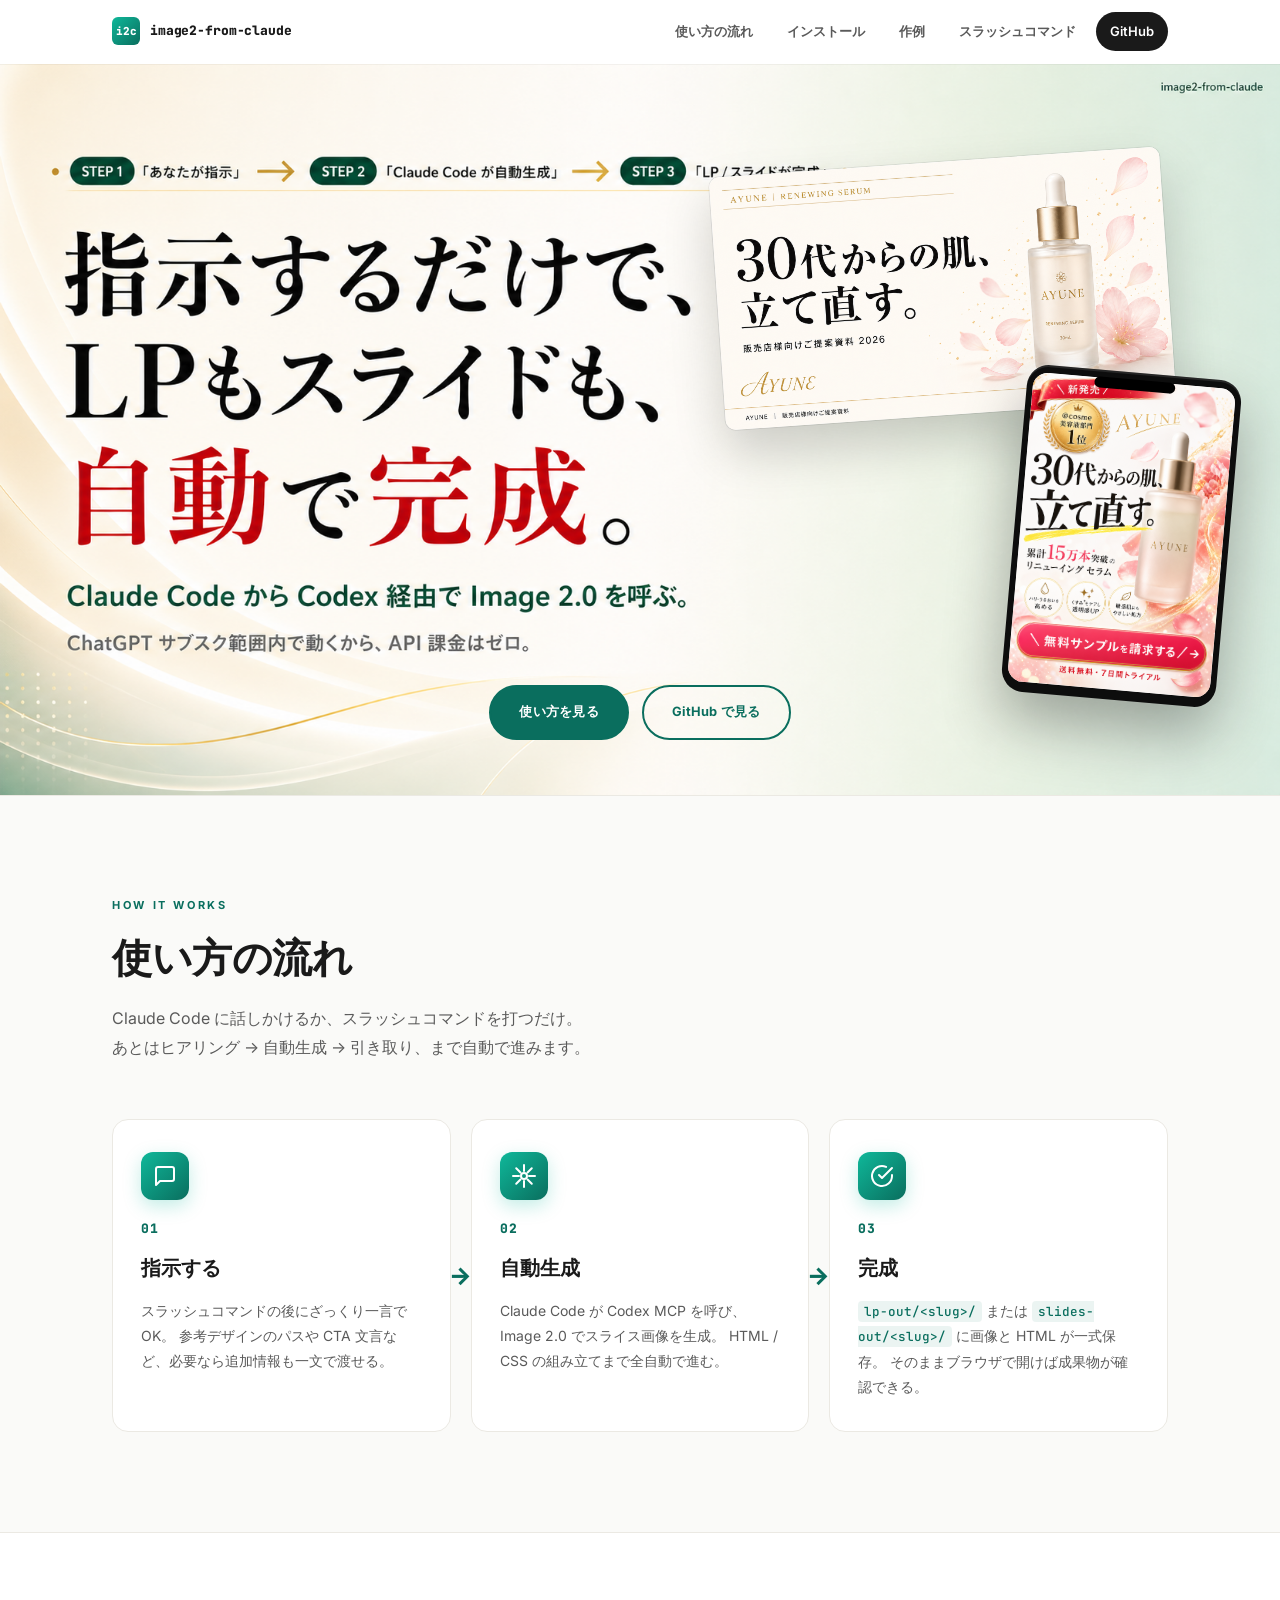
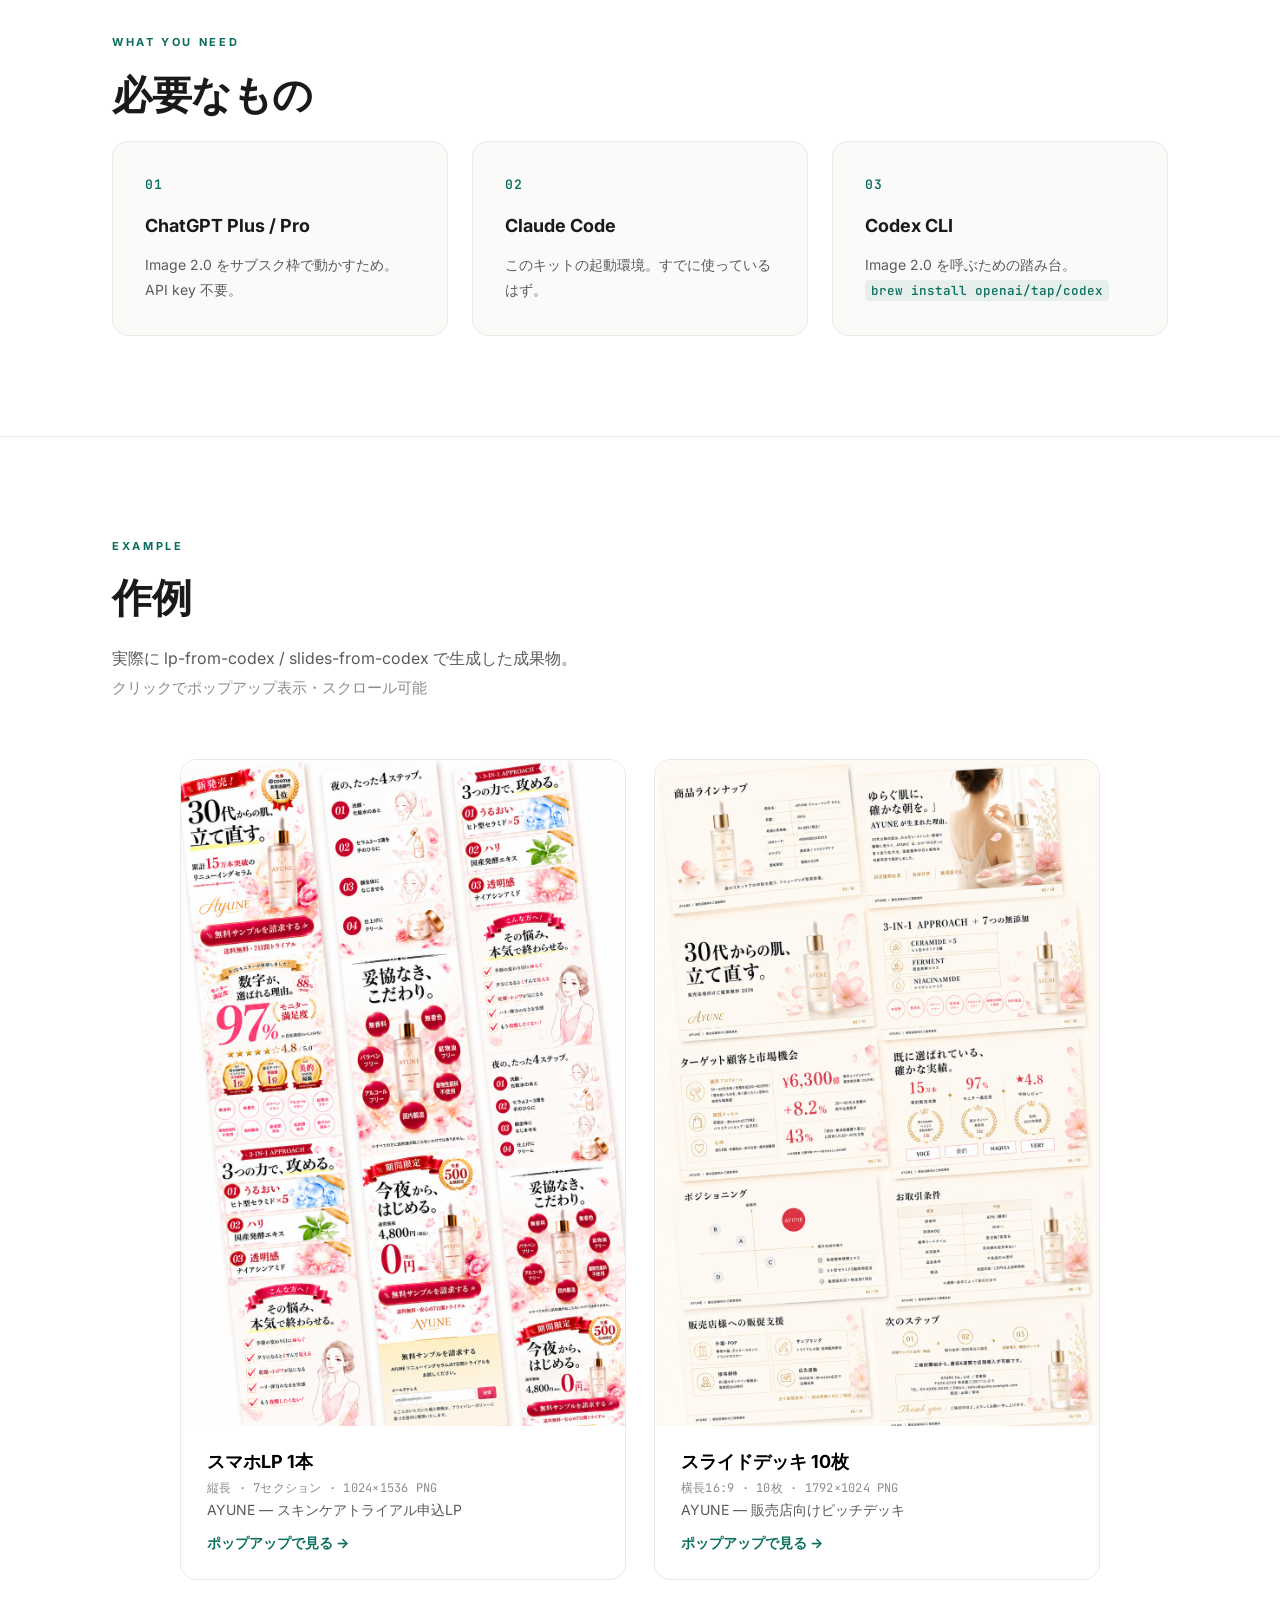
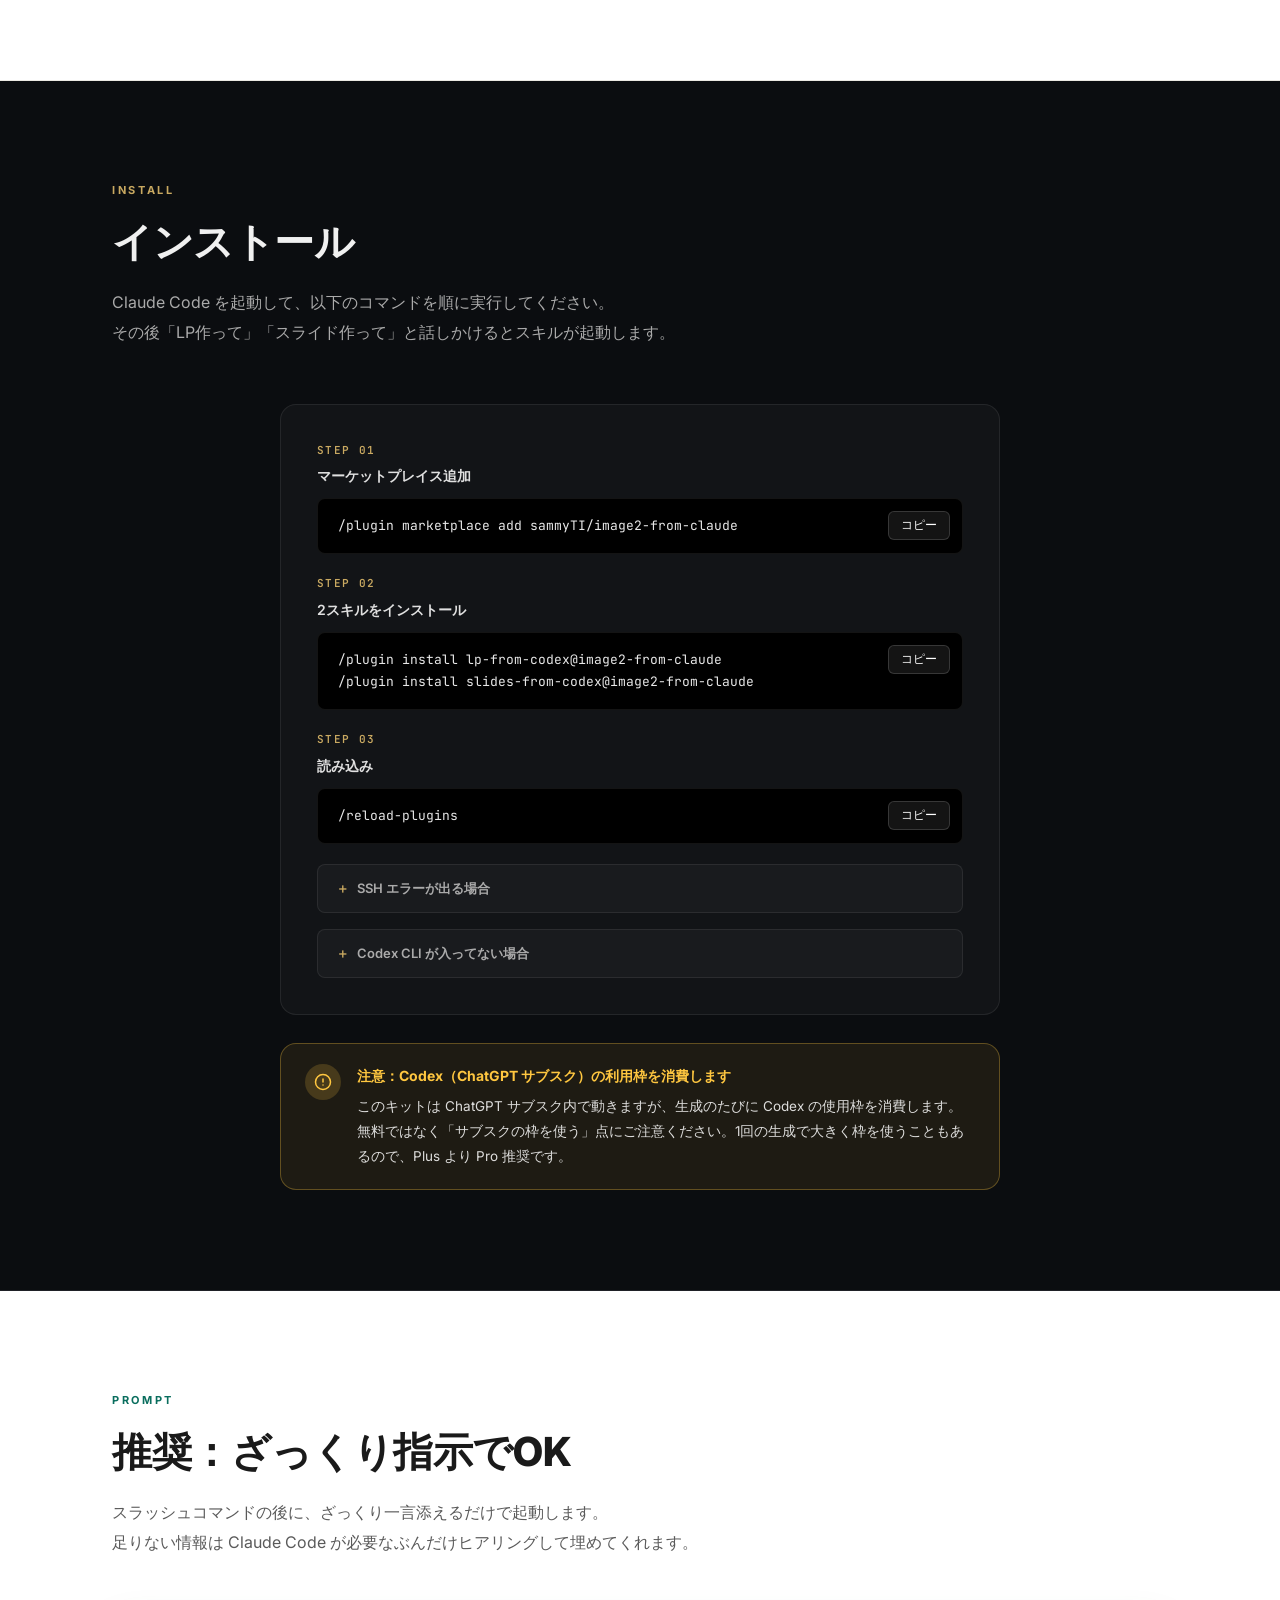
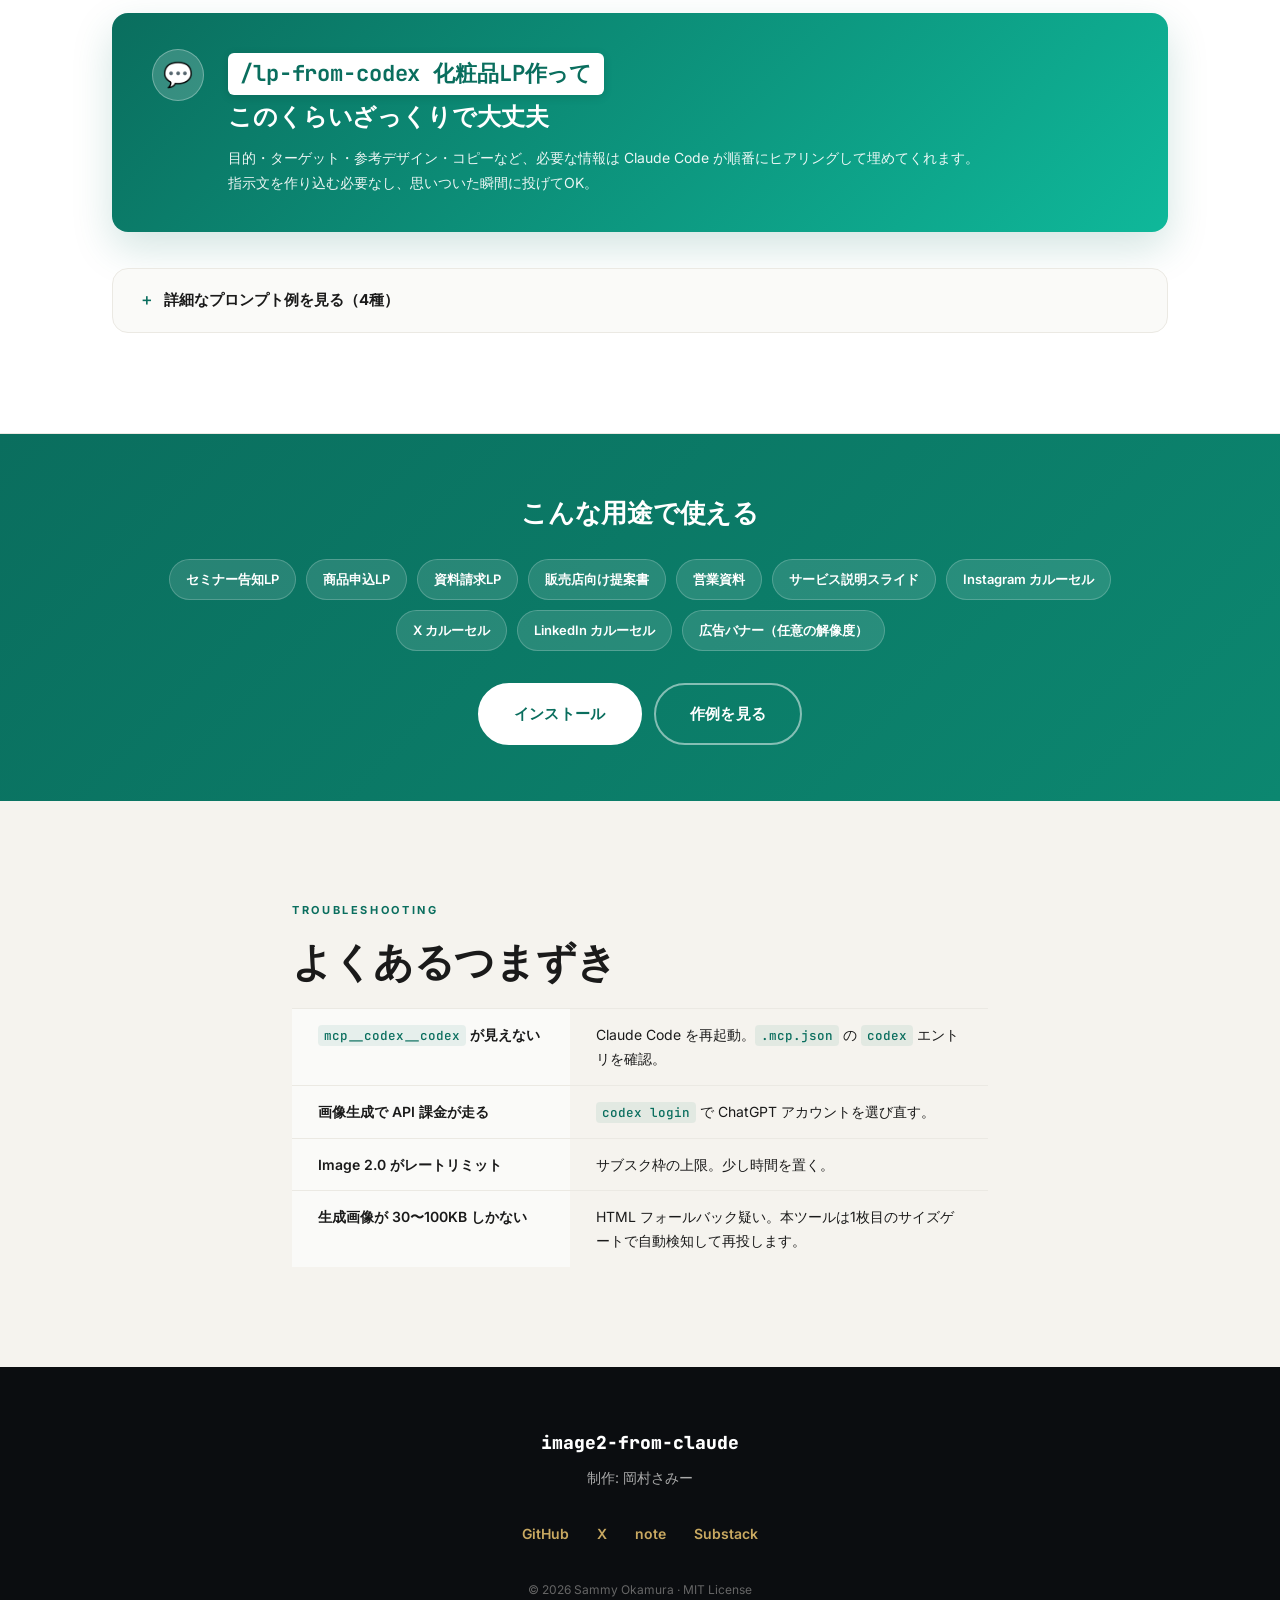
<file: site/index.html>
<!doctype html>
<html lang="ja">
<head>
  <meta charset="utf-8">
  <meta name="viewport" content="width=device-width, initial-scale=1">
  <meta name="robots" content="noindex,nofollow">
  <title>image2-from-claude — Claude Code から Codex 経由で Image 2.0</title>
  <meta name="description" content="指示するだけで、LPもスライドも、自動で完成。Claude Code から Codex 経由で Image 2.0 を呼ぶ、2スキル同梱の配布キット。">
  <link rel="canonical" href="https://monolog.studio/image2-from-claude/">

  <meta property="og:type" content="website">
  <meta property="og:site_name" content="image2-from-claude">
  <meta property="og:title" content="image2-from-claude — Claude Code から Codex 経由で Image 2.0">
  <meta property="og:description" content="指示するだけで、LPもスライドも、自動で完成。Claude Code から Codex 経由で Image 2.0 を呼ぶ、2スキル同梱の配布キット。">
  <meta property="og:url" content="https://monolog.studio/image2-from-claude/">
  <meta property="og:image" content="https://monolog.studio/image2-from-claude/assets/hero-pc.png">
  <meta property="og:image:width" content="1659">
  <meta property="og:image:height" content="948">
  <meta property="og:image:alt" content="指示するだけで、LPもスライドも、自動で完成。Claude Code から Codex 経由で Image 2.0">
  <meta property="og:locale" content="ja_JP">

  <meta name="twitter:card" content="summary_large_image">
  <meta name="twitter:title" content="image2-from-claude — Claude Code から Codex 経由で Image 2.0">
  <meta name="twitter:description" content="指示するだけで、LPもスライドも、自動で完成。">
  <meta name="twitter:image" content="https://monolog.studio/image2-from-claude/assets/hero-pc.png">
  <meta name="twitter:site" content="@sammyTI">
  <meta name="twitter:creator" content="@sammyTI">
  <link rel="preconnect" href="https://fonts.googleapis.com">
  <link rel="preconnect" href="https://fonts.gstatic.com" crossorigin>
  <link href="https://fonts.googleapis.com/css2?family=Inter:wght@400;500;600;700;800&family=JetBrains+Mono:wght@400;500&family=Noto+Serif+JP:wght@700;900&display=swap" rel="stylesheet">
  <link rel="stylesheet" href="./style.css">
</head>
<body>

<!-- ─── NAV ──────────────────────────────────── -->
<nav class="nav">
  <div class="wrap nav__inner">
    <a href="#top" class="nav__brand">
      <span class="nav__brand-mark">i2c</span>
      <span class="nav__brand-name">image2-from-claude</span>
    </a>
    <ul class="nav__menu">
      <li class="nav__menu--collapse"><a href="#flow">使い方の流れ</a></li>
      <li><a href="#install">インストール</a></li>
      <li><a href="#example">作例</a></li>
      <li class="nav__menu--collapse"><a href="#prompt">スラッシュコマンド</a></li>
      <li><a href="https://github.com/sammyTI/image2-from-claude" target="_blank" rel="noopener" class="nav__menu-link--gh">GitHub</a></li>
    </ul>
  </div>
</nav>

<a id="top"></a>

<!-- ─── HERO (Image-based + 右側に実画像のスマホ&スライド) ─── -->
<header class="hero">
  <img src="./assets/hero-pc.png" alt="Claude Code から指示するだけで、LP もスライドも自動生成。ChatGPT サブスク内で動くから API 課金ゼロ。" class="hero__img hero__img--pc">
  <img src="./assets/hero-sp.png" alt="" class="hero__img hero__img--sp" aria-hidden="true">

  <div class="hero__mocks" aria-hidden="true">
    <div class="hero-slide">
      <img src="./samples/ayune-pitch/assets/01-cover.png" alt="">
    </div>
    <div class="hero-phone">
      <div class="hero-phone__notch"></div>
      <div class="hero-phone__screen">
        <img src="./samples/ayune-skincare/assets/01-fv.png" alt="">
      </div>
    </div>
  </div>

  <div class="hero__overlay">
    <div class="wrap">
      <div class="hero__cta-area">
        <a href="#install" class="btn">使い方を見る</a>
        <a href="https://github.com/sammyTI/image2-from-claude" class="btn btn--outline" target="_blank" rel="noopener">GitHub で見る</a>
      </div>
    </div>
  </div>
</header>

<!-- ─── FLOW (使い方の流れ) ──────────────────── -->
<section class="section section--soft" id="flow">
  <div class="wrap">
    <div class="section__eyebrow">HOW IT WORKS</div>
    <h2 class="section__title">使い方の流れ</h2>
    <p class="section__lead">
      Claude Code に話しかけるか、スラッシュコマンドを打つだけ。<br>
      あとはヒアリング → 自動生成 → 引き取り、まで自動で進みます。
    </p>

    <ol class="flow">
      <li class="flow__step">
        <div class="flow__icon" aria-hidden="true">
          <svg viewBox="0 0 24 24" fill="none" stroke="currentColor" stroke-width="2" stroke-linecap="round" stroke-linejoin="round">
            <path d="M21 15a2 2 0 0 1-2 2H7l-4 4V5a2 2 0 0 1 2-2h14a2 2 0 0 1 2 2z"/>
          </svg>
        </div>
        <div class="flow__num">01</div>
        <h3 class="flow__name">指示する</h3>
        <p class="flow__desc">
          スラッシュコマンドの後にざっくり一言で OK。
          参考デザインのパスや CTA 文言など、必要なら追加情報も一文で渡せる。
        </p>
      </li>
      <li class="flow__step">
        <div class="flow__icon" aria-hidden="true">
          <svg viewBox="0 0 24 24" fill="none" stroke="currentColor" stroke-width="2" stroke-linecap="round" stroke-linejoin="round">
            <circle cx="12" cy="12" r="3"/>
            <path d="M12 1v6m0 10v6M4.22 4.22l4.24 4.24m7.08 7.08l4.24 4.24M1 12h6m10 0h6M4.22 19.78l4.24-4.24m7.08-7.08l4.24-4.24"/>
          </svg>
        </div>
        <div class="flow__num">02</div>
        <h3 class="flow__name">自動生成</h3>
        <p class="flow__desc">
          Claude Code が Codex MCP を呼び、Image 2.0 でスライス画像を生成。
          HTML / CSS の組み立てまで全自動で進む。
        </p>
      </li>
      <li class="flow__step">
        <div class="flow__icon" aria-hidden="true">
          <svg viewBox="0 0 24 24" fill="none" stroke="currentColor" stroke-width="2" stroke-linecap="round" stroke-linejoin="round">
            <path d="M22 11.08V12a10 10 0 1 1-5.93-9.14"/>
            <polyline points="22 4 12 14.01 9 11.01"/>
          </svg>
        </div>
        <div class="flow__num">03</div>
        <h3 class="flow__name">完成</h3>
        <p class="flow__desc">
          <code>lp-out/&lt;slug&gt;/</code> または <code>slides-out/&lt;slug&gt;/</code> に画像と HTML が一式保存。
          そのままブラウザで開けば成果物が確認できる。
        </p>
      </li>
    </ol>
  </div>
</section>

<!-- ─── WHAT YOU NEED ────────────────────────── -->
<section class="section">
  <div class="wrap">
    <div class="section__eyebrow">WHAT YOU NEED</div>
    <h2 class="section__title">必要なもの</h2>

    <div class="need">
      <div class="need__item">
        <div class="need__num">01</div>
        <div class="need__name">ChatGPT Plus / Pro</div>
        <div class="need__desc">Image 2.0 をサブスク枠で動かすため。API key 不要。</div>
      </div>
      <div class="need__item">
        <div class="need__num">02</div>
        <div class="need__name">Claude Code</div>
        <div class="need__desc">このキットの起動環境。すでに使っているはず。</div>
      </div>
      <div class="need__item">
        <div class="need__num">03</div>
        <div class="need__name">Codex CLI</div>
        <div class="need__desc">Image 2.0 を呼ぶための踏み台。<br><code>brew install openai/tap/codex</code></div>
      </div>
    </div>
  </div>
</section>

<!-- ─── EXAMPLE ──────────────────────────────── -->
<section class="section" id="example">
  <div class="wrap">
    <div class="section__eyebrow">EXAMPLE</div>
    <h2 class="section__title">作例</h2>
    <p class="section__lead">
      実際に lp-from-codex / slides-from-codex で生成した成果物。<br>
      <span class="hint">クリックでポップアップ表示・スクロール可能</span>
    </p>

    <div class="example-grid example-grid--2col">
      <button class="example-card" data-modal-open="modal-ayune">
        <div class="example-card__thumb example-card__thumb--lp">
          <img src="./samples/thumbs/lp.jpg" alt="AYUNE スキンケアLP サムネイル" loading="lazy">
        </div>
        <div class="example-card__body">
          <h3 class="example-card__title">スマホLP 1本</h3>
          <p class="example-card__meta">縦長 · 7セクション · 1024×1536 PNG</p>
          <p class="example-card__desc">AYUNE — スキンケアトライアル申込LP</p>
          <span class="example-card__cta">ポップアップで見る →</span>
        </div>
      </button>

      <button class="example-card" data-modal-open="modal-pitch">
        <div class="example-card__thumb example-card__thumb--lp">
          <img src="./samples/thumbs/slide.jpg" alt="AYUNE 販売店向けピッチデッキ サムネイル" loading="lazy">
        </div>
        <div class="example-card__body">
          <h3 class="example-card__title">スライドデッキ 10枚</h3>
          <p class="example-card__meta">横長16:9 · 10枚 · 1792×1024 PNG</p>
          <p class="example-card__desc">AYUNE — 販売店向けピッチデッキ</p>
          <span class="example-card__cta">ポップアップで見る →</span>
        </div>
      </button>
    </div>
  </div>
</section>

<!-- ─── INSTALL ──────────────────────────────── -->
<section class="section section--dark" id="install">
  <div class="wrap">
    <div class="section__eyebrow">INSTALL</div>
    <h2 class="section__title">インストール</h2>
    <p class="section__lead">
      Claude Code を起動して、以下のコマンドを順に実行してください。<br>
      その後「LP作って」「スライド作って」と話しかけるとスキルが起動します。
    </p>

    <div class="install-card">
      <div class="install-step">
        <div class="install-step__num">STEP 01</div>
        <div class="install-step__label">マーケットプレイス追加</div>
        <div class="code">
          <pre id="cmd-1">/plugin marketplace add sammyTI/image2-from-claude</pre>
          <button class="copy-btn" data-copy-target="cmd-1">コピー</button>
        </div>
      </div>

      <div class="install-step">
        <div class="install-step__num">STEP 02</div>
        <div class="install-step__label">2スキルをインストール</div>
        <div class="code">
          <pre id="cmd-2">/plugin install lp-from-codex@image2-from-claude
/plugin install slides-from-codex@image2-from-claude</pre>
          <button class="copy-btn" data-copy-target="cmd-2">コピー</button>
        </div>
      </div>

      <div class="install-step">
        <div class="install-step__num">STEP 03</div>
        <div class="install-step__label">読み込み</div>
        <div class="code">
          <pre id="cmd-3">/reload-plugins</pre>
          <button class="copy-btn" data-copy-target="cmd-3">コピー</button>
        </div>
      </div>

      <details class="install-extra">
        <summary>SSH エラーが出る場合</summary>
        <div class="code">
          <pre id="cmd-https">/plugin marketplace add https://github.com/sammyTI/image2-from-claude.git</pre>
          <button class="copy-btn" data-copy-target="cmd-https">コピー</button>
        </div>
      </details>

      <details class="install-extra">
        <summary>Codex CLI が入ってない場合</summary>
        <div class="code">
          <pre id="cmd-codex">brew install openai/tap/codex
codex login</pre>
          <button class="copy-btn" data-copy-target="cmd-codex">コピー</button>
        </div>
      </details>
    </div>

    <div class="install-note" role="note">
      <div class="install-note__icon" aria-hidden="true">
        <svg viewBox="0 0 24 24" fill="none" stroke="currentColor" stroke-width="2" stroke-linecap="round" stroke-linejoin="round">
          <circle cx="12" cy="12" r="10"/>
          <line x1="12" y1="8" x2="12" y2="12"/>
          <line x1="12" y1="16" x2="12.01" y2="16"/>
        </svg>
      </div>
      <div class="install-note__body">
        <div class="install-note__title">注意：Codex（ChatGPT サブスク）の利用枠を消費します</div>
        <p>
          このキットは ChatGPT サブスク内で動きますが、生成のたびに Codex の使用枠を消費します。<br>
          無料ではなく「サブスクの枠を使う」点にご注意ください。1回の生成で大きく枠を使うこともあるので、Plus より Pro 推奨です。
        </p>
      </div>
    </div>
  </div>
</section>

<!-- ─── PROMPT (スラッシュコマンド + 要件) ──────── -->
<section class="section" id="prompt">
  <div class="wrap">
    <div class="section__eyebrow">PROMPT</div>
    <h2 class="section__title">推奨：ざっくり指示でOK</h2>
    <p class="section__lead">
      スラッシュコマンドの後に、ざっくり一言添えるだけで起動します。<br>
      足りない情報は Claude Code が必要なぶんだけヒアリングして埋めてくれます。
    </p>

    <div class="prompt-hero">
      <div class="prompt-hero__main">
        <div class="prompt-hero__icon">💬</div>
        <div class="prompt-hero__text">
          <div class="prompt-hero__title">
            <code>/lp-from-codex 化粧品LP作って</code><br>
            このくらいざっくりで大丈夫
          </div>
          <div class="prompt-hero__desc">
            目的・ターゲット・参考デザイン・コピーなど、必要な情報は Claude Code が順番にヒアリングして埋めてくれます。<br>
            指示文を作り込む必要なし、思いついた瞬間に投げてOK。
          </div>
        </div>
      </div>
    </div>

    <details class="prompt-toggle">
      <summary>詳細なプロンプト例を見る（4種）</summary>
      <div class="prompt-list">

        <div class="prompt-card">
          <div class="prompt-card__label">スマホLP</div>
          <div class="code">
            <pre id="prompt-ex-lp">/lp-from-codex 化粧品ブランドのトライアル申込LP、参考デザインは ~/Downloads/ref.png、CTA は「無料サンプル請求」、出力先は lp-out/skincare-trial/</pre>
            <button class="copy-btn" data-copy-target="prompt-ex-lp">コピー</button>
          </div>
        </div>

        <div class="prompt-card">
          <div class="prompt-card__label">ピッチデッキ・セミナー資料</div>
          <div class="code">
            <pre id="prompt-ex-slides">/slides-from-codex 販売店向けピッチデッキ10枚、ブランド名AYUNE、配色ベージュ+ゴールド、出力先は slides-out/ayune-pitch/</pre>
            <button class="copy-btn" data-copy-target="prompt-ex-slides">コピー</button>
          </div>
        </div>

        <div class="prompt-card">
          <div class="prompt-card__label">広告バナー（解像度指定）</div>
          <div class="code">
            <pre id="prompt-ex-banner">/slides-from-codex Instagram広告バナー、解像度1080×1080、健康食品の訴求、CTA「LINE登録で初回半額」、出力先は slides-out/health-banner/</pre>
            <button class="copy-btn" data-copy-target="prompt-ex-banner">コピー</button>
          </div>
        </div>

        <div class="prompt-card">
          <div class="prompt-card__label">カルーセル投稿（複数枚）</div>
          <div class="code">
            <pre id="prompt-ex-carousel">/slides-from-codex Xカルーセル5枚、テーマ「フリーランスが最初の1万円を稼ぐ流れ」、解像度1200×675、引きフック→ステップ4枚→保存CTA</pre>
            <button class="copy-btn" data-copy-target="prompt-ex-carousel">コピー</button>
          </div>
        </div>

      </div>
    </details>
  </div>
</section>

<!-- ─── USE CASES バナー帯 ──────────────────── -->
<section class="usecases">
  <div class="wrap">
    <div class="usecases__title">こんな用途で使える</div>
    <ul class="usecases__list">
      <li>セミナー告知LP</li>
      <li>商品申込LP</li>
      <li>資料請求LP</li>
      <li>販売店向け提案書</li>
      <li>営業資料</li>
      <li>サービス説明スライド</li>
      <li>Instagram カルーセル</li>
      <li>X カルーセル</li>
      <li>LinkedIn カルーセル</li>
      <li>広告バナー（任意の解像度）</li>
    </ul>
    <div class="usecases__cta">
      <a href="#install" class="btn">インストール</a>
      <a href="#example" class="btn btn--outline">作例を見る</a>
    </div>
  </div>
</section>

<!-- ─── SUMMARY (トラブルシュート) ─────────────── -->
<section class="section section--summary">
  <div class="wrap wrap--narrow">
    <div class="section__eyebrow">TROUBLESHOOTING</div>
    <h2 class="section__title">よくあるつまずき</h2>

    <table class="gotcha">
      <tbody>
        <tr><td><code>mcp__codex__codex</code> が見えない</td><td>Claude Code を再起動。<code>.mcp.json</code> の <code>codex</code> エントリを確認。</td></tr>
        <tr><td>画像生成で API 課金が走る</td><td><code>codex login</code> で ChatGPT アカウントを選び直す。</td></tr>
        <tr><td>Image 2.0 がレートリミット</td><td>サブスク枠の上限。少し時間を置く。</td></tr>
        <tr><td>生成画像が 30〜100KB しかない</td><td>HTML フォールバック疑い。本ツールは1枚目のサイズゲートで自動検知して再投します。</td></tr>
      </tbody>
    </table>
  </div>
</section>

<!-- ─── Footer ───────────────────────────────── -->
<footer class="footer">
  <div class="wrap">
    <div class="footer__brand">image2-from-claude</div>
    <div class="footer__by">制作: 岡村さみー</div>
    <ul class="footer__links">
      <li><a href="https://github.com/sammyTI/image2-from-claude" target="_blank" rel="noopener">GitHub</a></li>
      <li><a href="https://x.com/sammyTI" target="_blank" rel="noopener">X</a></li>
      <li><a href="https://note.com/bold_daisy957" target="_blank" rel="noopener">note</a></li>
      <li><a href="https://substack.com/@sammyophoto" target="_blank" rel="noopener">Substack</a></li>
    </ul>
    <div class="footer__copy">© 2026 Sammy Okamura · MIT License</div>
  </div>
</footer>

<!-- ─── Modal: LP ────────────────────────────── -->
<div class="modal" id="modal-ayune" hidden>
  <div class="modal__backdrop" data-modal-close></div>
  <div class="modal__shell">
    <div class="modal__bar">
      <div class="modal__title">AYUNE — スキンケアトライアル</div>
      <button class="modal__close" data-modal-close aria-label="閉じる">×</button>
    </div>
    <div class="modal__frame-wrap">
      <iframe class="modal__frame" data-modal-iframe data-src="./samples/ayune-skincare/" title="AYUNE LP プレビュー"></iframe>
    </div>
  </div>
</div>

<!-- ─── Modal: Pitch deck ────────────────────── -->
<div class="modal" id="modal-pitch" hidden>
  <div class="modal__backdrop" data-modal-close></div>
  <div class="modal__shell modal__shell--wide">
    <div class="modal__bar">
      <div class="modal__title">AYUNE — 販売店向けピッチデッキ（10枚）</div>
      <button class="modal__close" data-modal-close aria-label="閉じる">×</button>
    </div>
    <div class="modal__frame-wrap">
      <iframe class="modal__frame" data-modal-iframe data-src="./samples/ayune-pitch/" title="AYUNE ピッチデッキ プレビュー"></iframe>
    </div>
  </div>
</div>

<script>
// コピー
document.querySelectorAll('.copy-btn').forEach(btn => {
  btn.addEventListener('click', async () => {
    const target = document.getElementById(btn.dataset.copyTarget);
    if (!target) return;
    const text = target.textContent;
    try {
      await navigator.clipboard.writeText(text);
      const original = btn.textContent;
      btn.textContent = '✓ コピー済み';
      btn.classList.add('copy-btn--done');
      setTimeout(() => {
        btn.textContent = original;
        btn.classList.remove('copy-btn--done');
      }, 1600);
    } catch (e) {
      btn.textContent = 'コピー失敗';
    }
  });
});

// モーダル開閉
const body = document.body;
document.querySelectorAll('[data-modal-open]').forEach(btn => {
  btn.addEventListener('click', () => {
    const modal = document.getElementById(btn.dataset.modalOpen);
    if (!modal) return;
    const iframe = modal.querySelector('[data-modal-iframe]');
    if (iframe && !iframe.src) iframe.src = iframe.dataset.src;
    modal.hidden = false;
    body.style.overflow = 'hidden';
    if (iframe) {
      const focusInside = () => {
        try { iframe.contentWindow && iframe.contentWindow.focus(); } catch(e) {}
      };
      iframe.addEventListener('load', focusInside, { once: true });
      setTimeout(focusInside, 250);
    }
  });
});
document.querySelectorAll('[data-modal-close]').forEach(el => {
  el.addEventListener('click', () => {
    const modal = el.closest('.modal');
    if (!modal) return;
    modal.hidden = true;
    body.style.overflow = '';
  });
});
document.addEventListener('keydown', e => {
  if (e.key === 'Escape') {
    document.querySelectorAll('.modal:not([hidden])').forEach(m => {
      m.hidden = true;
      body.style.overflow = '';
    });
  }
});
</script>

</body>
</html>
</file>
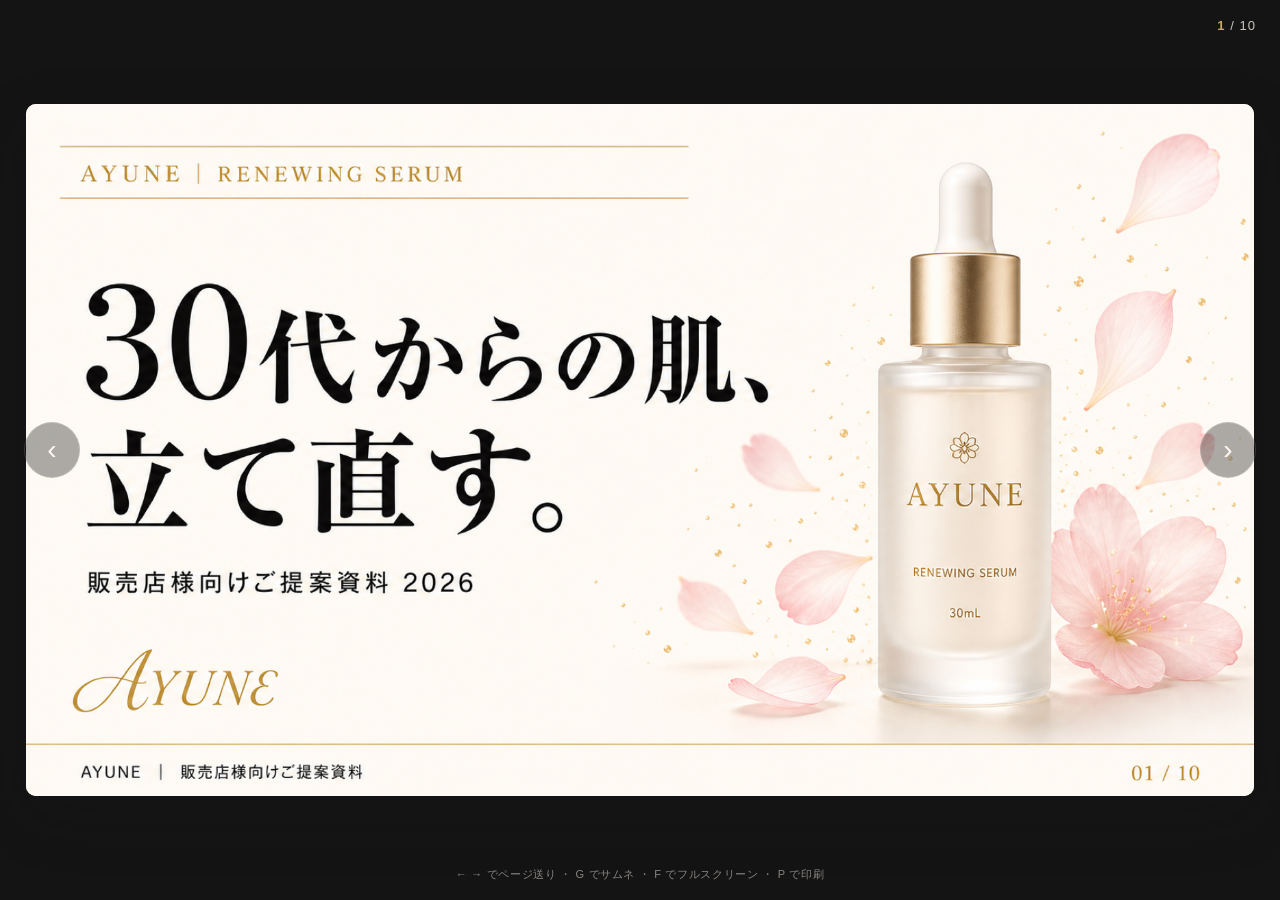
<file: site/samples/ayune-pitch/index.html>
<!doctype html>
<html lang="ja">
<head>
<meta charset="utf-8">
<meta name="viewport" content="width=device-width, initial-scale=1">
<title>AYUNE | 販売店様向けご提案資料</title>
<link rel="stylesheet" href="./style.css">
</head>
<body>
<main id="deck" aria-label="AYUNE 販売店様向けご提案資料">
  <div class="stage" id="stage">
    <img id="slide-img" src="./assets/01-cover.png" alt="表紙: 30代からの肌、立て直す。AYUNE 販売店様向けご提案資料 2026">
  </div>

  <div class="hud" aria-hidden="false">
    <button id="prev" class="nav nav-prev" aria-label="前のスライド">‹</button>
    <button id="next" class="nav nav-next" aria-label="次のスライド">›</button>
    <div class="counter"><span id="counter-current">1</span> / <span id="counter-total">10</span></div>
    <div class="hint">← → でページ送り ・ G でサムネ ・ F でフルスクリーン ・ P で印刷</div>
  </div>

  <div id="grid" class="grid" hidden aria-label="サムネイル一覧"></div>
</main>

<script src="./script.js"></script>
</body>
</html>
</file>
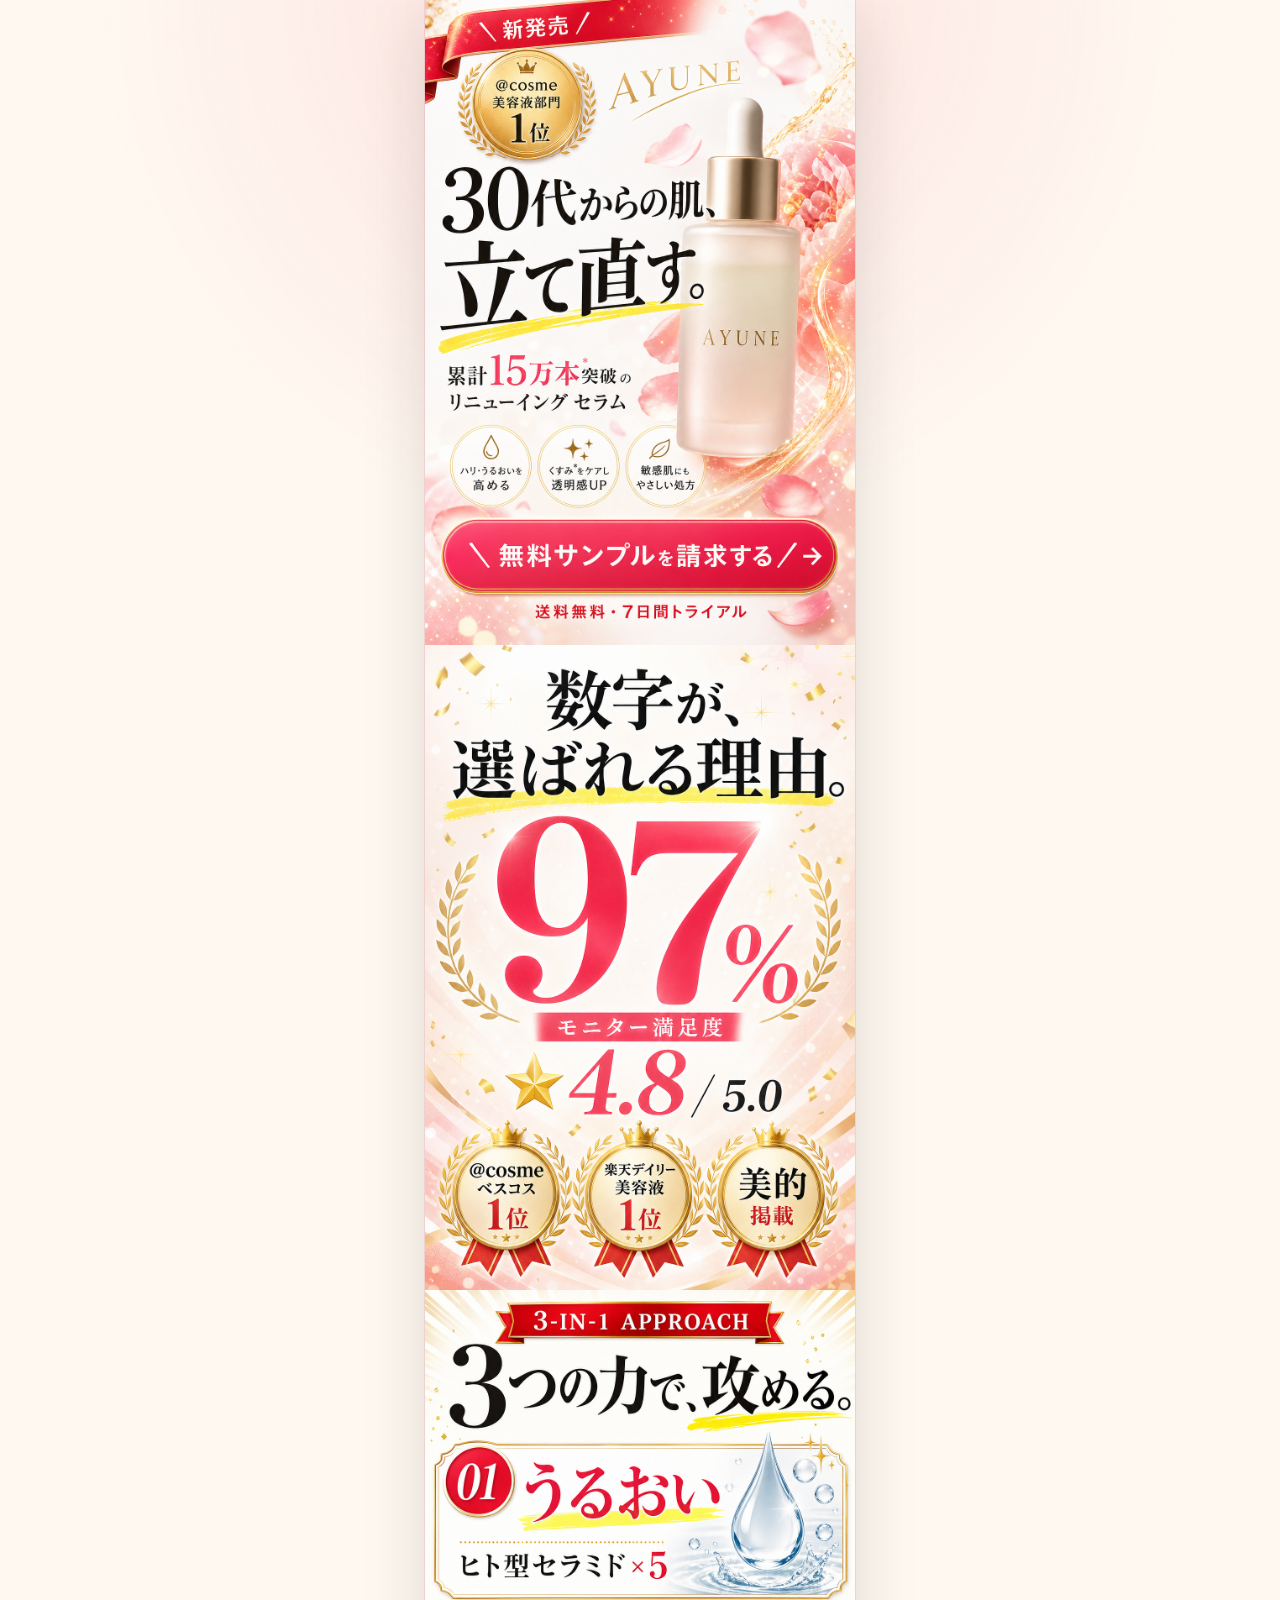
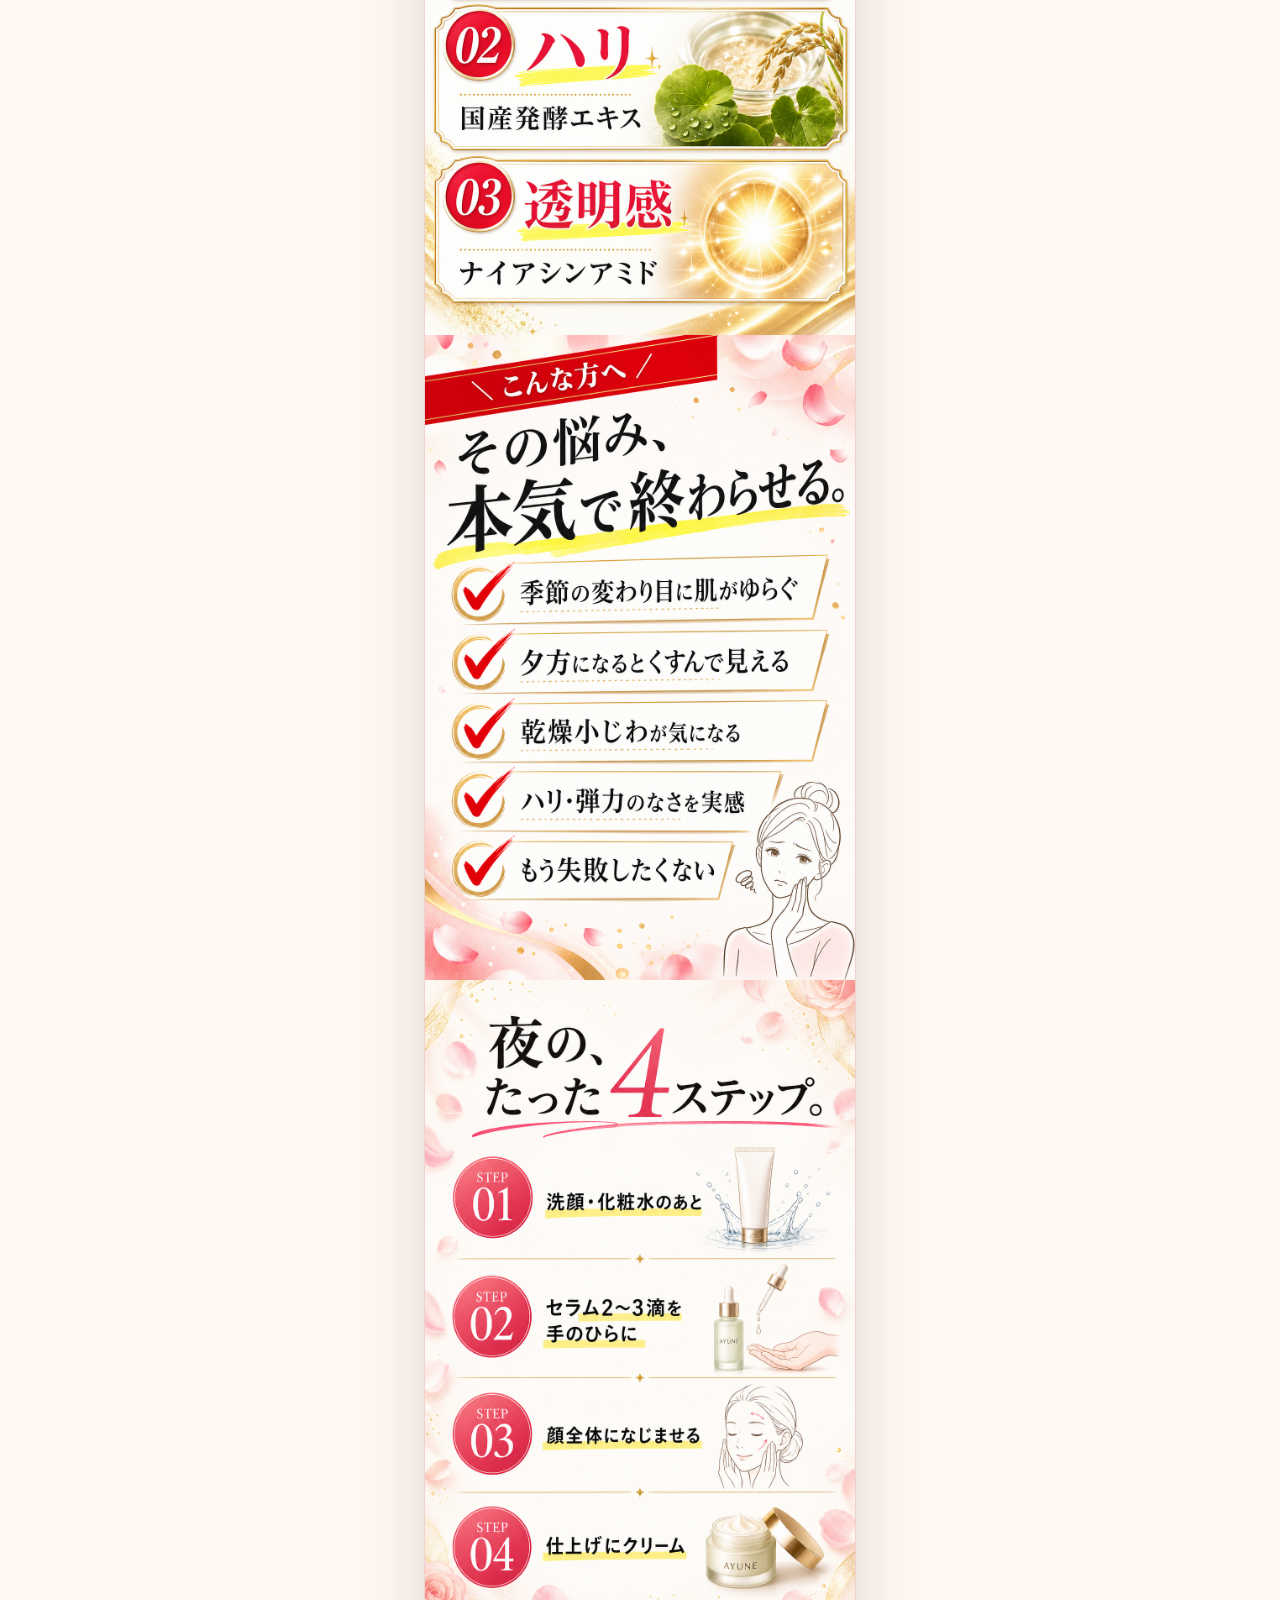
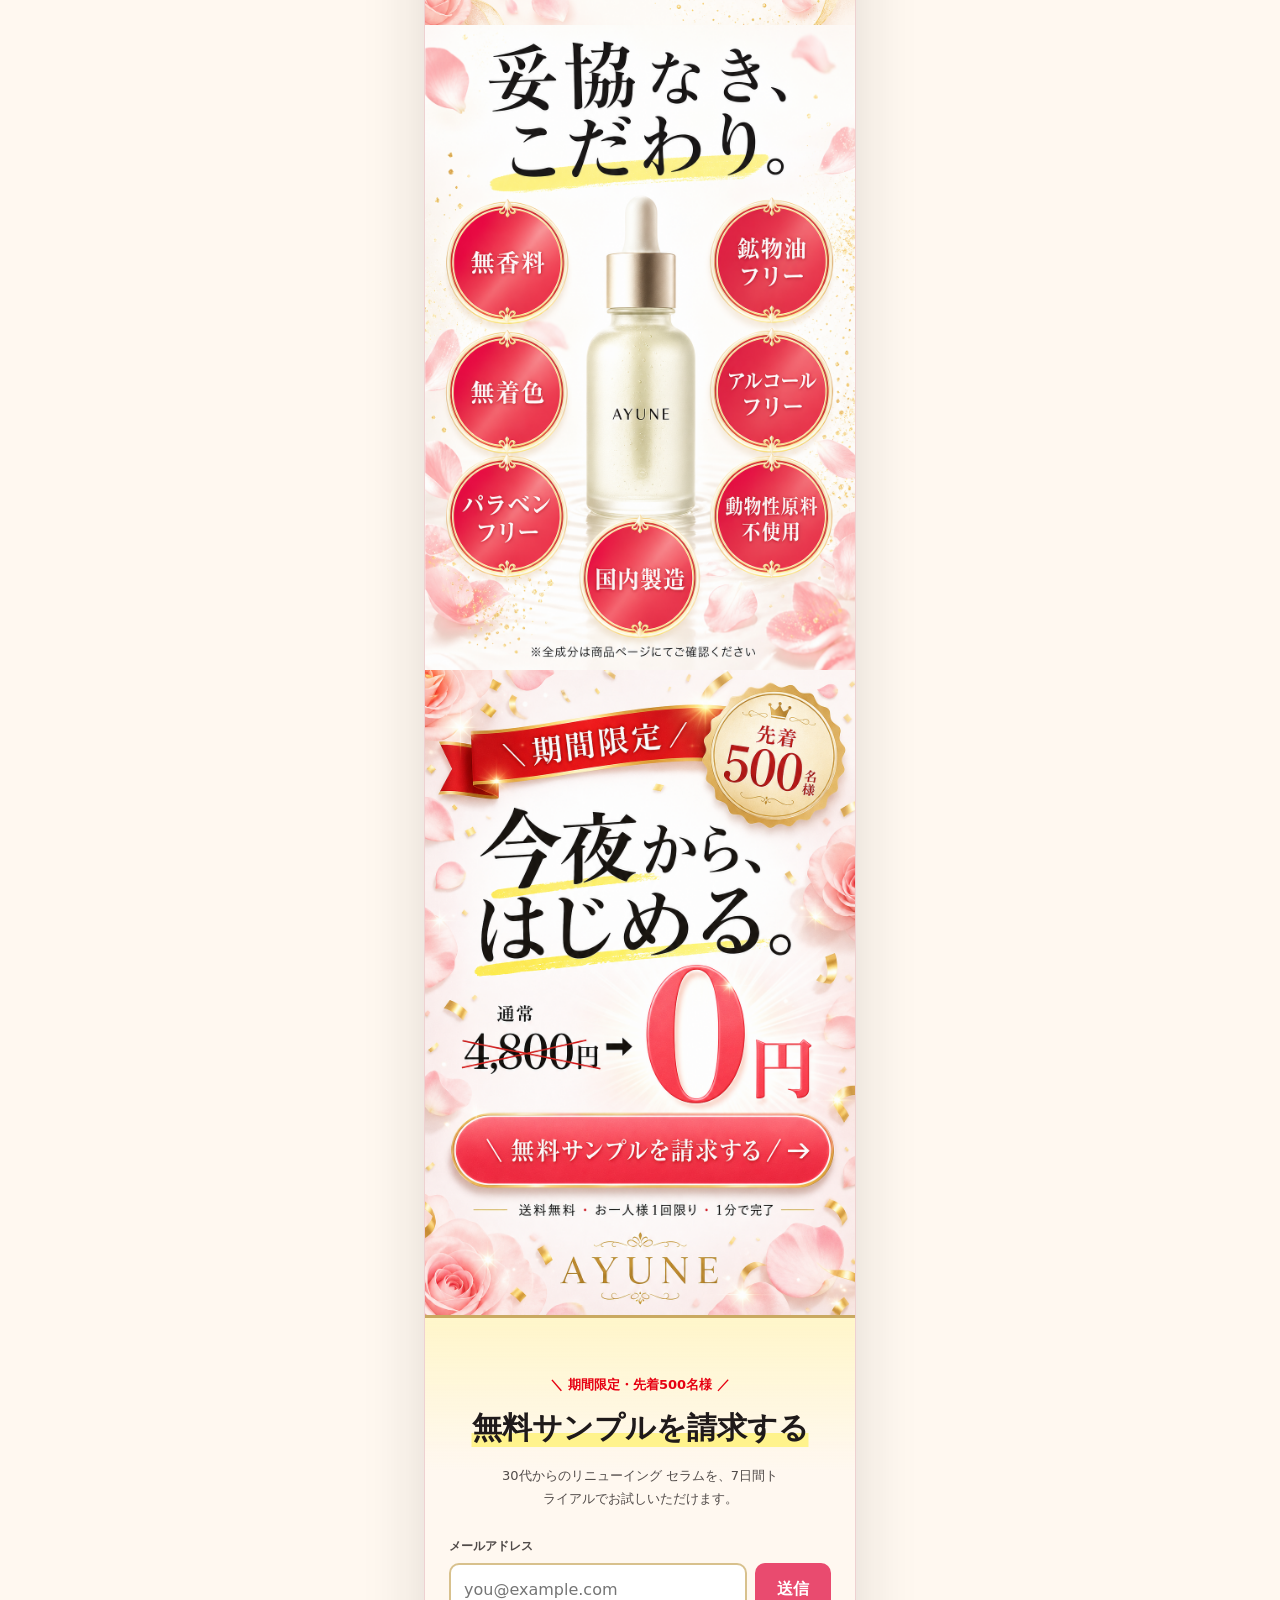
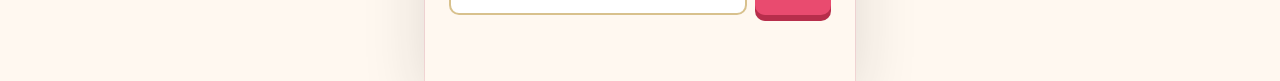
<file: site/samples/ayune-skincare/index.html>
<!doctype html>
<html lang="ja">
  <head>
    <meta charset="utf-8">
    <meta name="viewport" content="width=device-width, initial-scale=1">
    <title>AYUNE | 7日間トライアル</title>
    <link rel="stylesheet" href="./style.css">
  </head>
  <body>
    <main class="lp-shell" aria-label="AYUNE cosmetics trial landing page">
      <section class="slice slice-clickable" aria-label="AYUNE ファーストビュー">
        <img src="./assets/01-fv.png" alt="AYUNE 新発売。30代からの肌、立て直す。無料サンプルを請求する">
        <a class="image-cta image-cta-fv" href="#sample-form" aria-label="無料サンプルを請求する"></a>
      </section>

      <section class="slice">
        <img src="./assets/02-proof.png" alt="数字が選ばれる理由。モニター満足度97パーセント、星4.8">
      </section>

      <section class="slice">
        <img src="./assets/03-benefit.png" alt="3つの力で攻める。うるおい、ハリ、透明感の3イン1アプローチ">
      </section>

      <section class="slice">
        <img src="./assets/04-target.png" alt="こんな方へ。その悩み、本気で終わらせる。肌悩みチェックリスト">
      </section>

      <section class="slice">
        <img src="./assets/05-flow.png" alt="夜のたった4ステップ。洗顔、セラム、顔全体、クリーム">
      </section>

      <section class="slice">
        <img src="./assets/06-ingredient.png" alt="妥協なきこだわり。無香料、無着色、パラベンフリーなど7つの表示">
      </section>

      <section class="slice slice-clickable" aria-label="AYUNE 最終CTA">
        <img src="./assets/07-cta.png" alt="期間限定。今夜からはじめる。通常4800円が0円、無料サンプルを請求する">
        <a class="image-cta image-cta-final" href="#sample-form" aria-label="無料サンプルを請求する"></a>
      </section>

      <section id="sample-form" class="sample-form" aria-labelledby="form-title">
        <p class="form-kicker">＼ 期間限定・先着500名様 ／</p>
        <h1 id="form-title">無料サンプルを請求する</h1>
        <p class="form-copy">30代からのリニューイング セラムを、7日間トライアルでお試しいただけます。</p>
        <form>
          <label for="email">メールアドレス</label>
          <div class="form-row">
            <input id="email" name="email" type="email" placeholder="you@example.com" autocomplete="email" required>
            <button type="submit">送信</button>
          </div>
        </form>
      </section>
    </main>
    <script src="./script.js"></script>
  </body>
</html>
</file>
<file: site/style.css>
:root {
  --bg: #ffffff;
  --bg-soft: #fafaf8;
  --bg-dark: #0b0d10;
  --bg-summary: #f5f3ee;
  --fg: #1a1a1a;
  --fg-muted: #5a5a5a;
  --fg-dim: #8c8c8c;
  --fg-light: #c7c7c7;
  --line: #ebe9e3;
  --line-dark: #1f2127;
  --accent: #0a6e5e;
  --accent-soft: rgba(10, 110, 94, 0.08);
  --hl: #c9a961;
  --radius: 16px;
  --radius-sm: 8px;
  --shadow-sm: 0 1px 2px rgba(0, 0, 0, 0.04);
  --shadow-md: 0 4px 24px rgba(0, 0, 0, 0.06);
  --shadow-lg: 0 24px 60px rgba(0, 0, 0, 0.12);
  --max: 1120px;
  --max-narrow: 760px;
  --font-jp: "Inter", -apple-system, BlinkMacSystemFont, "Hiragino Sans", "Hiragino Kaku Gothic ProN", "Yu Gothic", sans-serif;
  --font-mono: "JetBrains Mono", "SF Mono", Menlo, Consolas, monospace;
}

* { box-sizing: border-box; margin: 0; padding: 0; }

html { -webkit-text-size-adjust: 100%; scroll-behavior: smooth; }

body {
  font-family: var(--font-jp);
  background: var(--bg);
  color: var(--fg);
  line-height: 1.75;
  font-feature-settings: "palt";
  -webkit-font-smoothing: antialiased;
  -moz-osx-font-smoothing: grayscale;
}

a { color: inherit; text-decoration: none; }
img { max-width: 100%; display: block; }
button { font-family: inherit; cursor: pointer; }

.wrap {
  max-width: var(--max);
  margin: 0 auto;
  padding: 0 32px;
}
.wrap--narrow { max-width: var(--max-narrow); }

.mono { font-family: var(--font-mono); font-weight: 800; }
.hint { font-size: 0.92em; color: var(--fg-dim); }

code {
  font-family: var(--font-mono);
  font-size: 0.9em;
  background: var(--accent-soft);
  color: var(--accent);
  padding: 2px 6px;
  border-radius: 4px;
  font-weight: 500;
}

/* ═════ NAV ══════════════════════════════════════ */
.nav {
  position: fixed;
  top: 0;
  left: 0;
  right: 0;
  z-index: 50;
  background: rgba(255, 255, 255, 0.7);
  backdrop-filter: blur(14px) saturate(140%);
  -webkit-backdrop-filter: blur(14px) saturate(140%);
  border-bottom: 1px solid rgba(255, 255, 255, 0.4);
  box-shadow: 0 1px 0 rgba(0, 0, 0, 0.04);
}
.nav__inner {
  display: flex;
  align-items: center;
  justify-content: space-between;
  gap: 24px;
  padding: 12px 32px;
  max-width: var(--max);
  margin: 0 auto;
}
.nav__brand {
  display: flex;
  align-items: center;
  gap: 10px;
  font-weight: 800;
  font-size: 14px;
  color: var(--fg);
}
.nav__brand-mark {
  display: inline-grid;
  place-items: center;
  width: 28px;
  height: 28px;
  background: linear-gradient(135deg, #0fb89a 0%, #0a6e5e 100%);
  color: #fff;
  font-family: var(--font-mono);
  font-size: 11px;
  font-weight: 800;
  border-radius: 6px;
}
.nav__brand-name {
  font-family: var(--font-mono);
  font-size: 13px;
  letter-spacing: -0.01em;
}
.nav__menu {
  display: flex;
  list-style: none;
  gap: 6px;
}
.nav__menu a {
  display: inline-block;
  padding: 8px 14px;
  font-size: 13px;
  font-weight: 600;
  color: var(--fg-muted);
  border-radius: 999px;
  transition: background 0.15s, color 0.15s;
}
.nav__menu a:hover { background: var(--accent-soft); color: var(--accent); }
.nav__menu-link--gh {
  background: var(--fg);
  color: #fff !important;
}
.nav__menu-link--gh:hover { background: #000 !important; color: #fff !important; }
@media (max-width: 720px) {
  .nav__inner { padding: 10px 16px; }
  .nav__brand-name { display: none; }
  .nav__menu { gap: 4px; }
  .nav__menu li.nav__menu--collapse { display: none; }
  .nav__menu a { padding: 6px 10px; font-size: 12px; white-space: nowrap; }
}

/* ═════ HERO (Image-based) ══════════════════════ */
.hero {
  position: relative;
  width: 100%;
  background: var(--bg);
  border-bottom: 1px solid var(--line);
  overflow: hidden;
  padding-top: 64px; /* nav 固定の高さぶん押し下げ */
}
.hero__img {
  width: 100%;
  height: auto;
  display: block;
  max-width: 1920px;
  margin: 0 auto;
}
.hero__img--pc { display: block; }
.hero__img--sp { display: none; }
@media (max-width: 720px) {
  .hero__img--pc { display: none; }
  .hero__img--sp { display: block; }
}
.hero__mocks {
  position: absolute;
  top: 16%;
  right: 4%;
  width: 40%;
  height: 72%;
  z-index: 2;
  pointer-events: none;
}
.hero-slide {
  position: absolute;
  top: 6%;
  left: 0;
  width: 88%;
  aspect-ratio: 16 / 9;
  background: #fff;
  border-radius: 10px;
  overflow: hidden;
  box-shadow:
    0 2px 0 rgba(255, 255, 255, 0.7) inset,
    0 24px 50px rgba(0, 0, 0, 0.18),
    0 0 0 1px rgba(0, 0, 0, 0.08);
  transform: rotate(-4deg);
}
.hero-slide img {
  width: 100%;
  height: 100%;
  object-fit: cover;
  display: block;
}
.hero-phone {
  position: absolute;
  bottom: 0;
  right: 0;
  width: 42%;
  aspect-ratio: 2 / 3.05;
  background: #0d0d0d;
  border-radius: 22px;
  padding: 8px 6px 10px;
  box-shadow:
    0 2px 0 rgba(255, 255, 255, 0.1) inset,
    0 28px 60px rgba(0, 0, 0, 0.32),
    0 0 0 1.5px rgba(255, 255, 255, 0.08);
  transform: rotate(5deg);
}
.hero-phone__notch {
  position: absolute;
  top: 7px;
  left: 50%;
  transform: translateX(-50%);
  width: 38%;
  height: 11px;
  background: #000;
  border-radius: 6px;
  z-index: 3;
}
.hero-phone__screen {
  width: 100%;
  height: 100%;
  border-radius: 15px;
  overflow: hidden;
  background: #fff;
  position: relative;
}
.hero-phone__screen img {
  width: 100%;
  height: 100%;
  object-fit: cover;
  object-position: top center;
}
@media (max-width: 720px) {
  .hero__mocks { display: none; }
}

.hero__overlay {
  position: absolute;
  left: 0;
  right: 0;
  bottom: 7%;
  z-index: 3;
  pointer-events: none;
}
.hero__overlay .wrap { pointer-events: auto; }
.hero__cta-area {
  display: flex;
  gap: clamp(8px, 1vw, 14px);
  flex-wrap: wrap;
  justify-content: center;
}
.hero__cta-area .btn {
  padding: clamp(10px, 1.1vw, 16px) clamp(18px, 2.2vw, 34px);
  font-size: clamp(12px, 1vw, 15px);
}
@media (max-width: 720px) {
  .hero__overlay { bottom: 5%; }
}


/* ═════ Button ═══════════════════════════════════ */
.btn {
  display: inline-block;
  padding: 16px 34px;
  background: var(--accent);
  color: #fff;
  border: 2px solid var(--accent);
  border-radius: 999px;
  font-size: 15px;
  font-weight: 700;
  letter-spacing: 0.02em;
  transition: transform 0.15s ease, box-shadow 0.15s ease, background 0.15s ease;
}
.btn:hover { background: #084d41; transform: translateY(-2px); box-shadow: var(--shadow-md); }
.btn--outline {
  background: transparent;
  color: var(--accent);
}
.btn--outline:hover { background: var(--accent-soft); color: var(--accent); }

/* ═════ Section ══════════════════════════════════ */
.section {
  padding: 100px 0;
  border-bottom: 1px solid var(--line);
}
.section:last-of-type { border-bottom: none; }
.section--dark {
  background: var(--bg-dark);
  color: #f0f0f0;
  border-color: var(--line-dark);
}
.section--summary { background: var(--bg-summary); border-bottom: none; }
.section--soft { background: var(--bg-soft); }

.section__eyebrow {
  font-size: 11px;
  letter-spacing: 0.24em;
  font-weight: 700;
  color: var(--accent);
  margin-bottom: 14px;
}
.section--dark .section__eyebrow { color: var(--hl); }
.section--summary .section__eyebrow { color: var(--accent); }

.section__title {
  font-size: clamp(26px, 3.4vw, 40px);
  font-weight: 800;
  line-height: 1.4;
  letter-spacing: -0.01em;
  margin-bottom: 18px;
}
.section__lead {
  font-size: 16px;
  color: var(--fg-muted);
  margin-bottom: 56px;
  max-width: 640px;
  line-height: 1.85;
}
.section--dark .section__lead { color: #aaa; }

/* ═════ WHAT YOU NEED ════════════════════════════ */
.need {
  display: grid;
  grid-template-columns: repeat(3, 1fr);
  gap: 24px;
}
@media (max-width: 768px) {
  .need { grid-template-columns: 1fr; }
}
.need__item {
  padding: 32px;
  background: var(--bg-soft);
  border: 1px solid var(--line);
  border-radius: var(--radius);
  transition: transform 0.15s, box-shadow 0.15s;
}
.need__item:hover { transform: translateY(-2px); box-shadow: var(--shadow-md); }
.need__num {
  font-family: var(--font-mono);
  font-size: 13px;
  font-weight: 600;
  color: var(--accent);
  letter-spacing: 0.08em;
  margin-bottom: 14px;
}
.need__name {
  font-size: 18px;
  font-weight: 700;
  margin-bottom: 10px;
}
.need__desc {
  font-size: 14px;
  color: var(--fg-muted);
  line-height: 1.8;
}

/* ═════ FLOW ═════════════════════════════════════ */
.flow {
  list-style: none;
  display: grid;
  grid-template-columns: repeat(3, 1fr);
  gap: 20px;
  counter-reset: flow;
}
@media (max-width: 820px) { .flow { grid-template-columns: 1fr; } }
.flow__step {
  position: relative;
  padding: 32px 28px;
  background: var(--bg);
  border: 1px solid var(--line);
  border-radius: var(--radius);
}
.flow__step::after {
  content: "→";
  position: absolute;
  top: 50%;
  right: -22px;
  transform: translateY(-50%);
  font-size: 24px;
  color: var(--accent);
  font-weight: 800;
}
.flow__step:last-child::after { display: none; }
@media (max-width: 820px) {
  .flow__step::after { display: none; }
}
.flow__icon {
  width: 48px;
  height: 48px;
  display: grid;
  place-items: center;
  background: linear-gradient(135deg, #0fb89a 0%, #0a6e5e 100%);
  color: #fff;
  border-radius: 12px;
  margin-bottom: 18px;
  box-shadow: 0 6px 18px rgba(15, 184, 154, 0.25);
}
.flow__icon svg { width: 24px; height: 24px; }
.flow__num {
  font-family: var(--font-mono);
  font-size: 13px;
  font-weight: 800;
  color: var(--accent);
  letter-spacing: 0.08em;
  margin-bottom: 10px;
}
.flow__name {
  font-size: 20px;
  font-weight: 800;
  margin-bottom: 12px;
}
.flow__desc {
  font-size: 14px;
  color: var(--fg-muted);
  line-height: 1.8;
  margin: 0;
}

/* ═════ PROMPT ═══════════════════════════════════ */
.prompt-hero {
  margin-bottom: 36px;
  background: linear-gradient(135deg, #0a6e5e 0%, #0fb89a 100%);
  border-radius: var(--radius);
  padding: 36px 40px;
  color: #fff;
  box-shadow: 0 16px 40px rgba(10, 110, 94, 0.18);
}
@media (max-width: 720px) {
  .prompt-hero { padding: 28px 24px; }
}
.prompt-hero__main {
  display: flex;
  align-items: flex-start;
  gap: 24px;
}
@media (max-width: 720px) {
  .prompt-hero__main { flex-direction: column; gap: 14px; }
}
.prompt-hero__icon {
  display: grid;
  place-items: center;
  width: 52px;
  height: 52px;
  background: rgba(255, 255, 255, 0.18);
  border: 1px solid rgba(255, 255, 255, 0.3);
  border-radius: 50%;
  font-size: 24px;
  flex-shrink: 0;
}
.prompt-hero__title {
  font-size: clamp(18px, 2vw, 24px);
  font-weight: 800;
  line-height: 1.5;
  letter-spacing: -0.005em;
  margin-bottom: 10px;
}
.prompt-hero__desc {
  font-size: 14px;
  line-height: 1.85;
  color: rgba(255, 255, 255, 0.92);
}
.prompt-hero__title code,
.prompt-hero__desc code {
  display: inline-block;
  background: #fff;
  color: #0a6e5e;
  padding: 4px 12px;
  border-radius: 6px;
  font-weight: 700;
  font-family: var(--font-mono);
  font-size: 0.92em;
  box-shadow: 0 2px 10px rgba(0, 0, 0, 0.12);
  margin: 4px 0;
}

.prompt-toggle {
  background: var(--bg-soft);
  border: 1px solid var(--line);
  border-radius: var(--radius);
  overflow: hidden;
}
.prompt-toggle summary {
  padding: 18px 26px;
  cursor: pointer;
  font-size: 15px;
  font-weight: 700;
  color: var(--fg);
  list-style: none;
  display: flex;
  align-items: center;
  gap: 10px;
}
.prompt-toggle summary::-webkit-details-marker { display: none; }
.prompt-toggle summary::before {
  content: '＋';
  color: var(--accent);
  font-weight: 800;
}
.prompt-toggle[open] summary::before { content: '−'; }
.prompt-toggle summary:hover { background: var(--accent-soft); }

.prompt-list {
  display: grid;
  grid-template-columns: 1fr 1fr;
  gap: 20px;
  padding: 0 26px 26px;
}
@media (max-width: 820px) { .prompt-list { grid-template-columns: 1fr; } }
.prompt-card {
  background: #fafaf8;
  border: 1px solid var(--line);
  border-radius: var(--radius);
  padding: 20px;
}
.prompt-card__label {
  font-size: 12px;
  font-weight: 700;
  color: var(--accent);
  letter-spacing: 0.06em;
  margin-bottom: 10px;
}
.prompt-card .code {
  background: #0b0d10;
  padding: 14px 18px;
  padding-right: 80px;
}
.prompt-card .code pre {
  white-space: pre-wrap;
  word-break: break-all;
  font-size: 12.5px;
}
.prompt-foot {
  font-size: 13px;
  color: var(--fg-muted);
  text-align: center;
  margin: 0;
}

/* ═════ USE CASES (バナー帯) ═════════════════════ */
.usecases {
  padding: 56px 0;
  background: linear-gradient(135deg, #0a6e5e 0%, #0c8770 100%);
  color: #fff;
}
.usecases__title {
  font-size: clamp(20px, 2.4vw, 26px);
  font-weight: 800;
  text-align: center;
  margin-bottom: 24px;
  letter-spacing: -0.01em;
}
.usecases__list {
  list-style: none;
  display: flex;
  flex-wrap: wrap;
  justify-content: center;
  gap: 10px;
  margin-bottom: 32px;
}
.usecases__list li {
  padding: 8px 16px;
  background: rgba(255, 255, 255, 0.12);
  border: 1px solid rgba(255, 255, 255, 0.2);
  border-radius: 999px;
  font-size: 13px;
  font-weight: 600;
  color: #fff;
}
.usecases__cta {
  display: flex;
  justify-content: center;
  gap: 12px;
  flex-wrap: wrap;
}
.usecases .btn {
  background: #fff;
  color: var(--accent);
  border-color: #fff;
}
.usecases .btn:hover { background: #fafaf8; }
.usecases .btn--outline {
  background: transparent;
  color: #fff;
  border-color: rgba(255, 255, 255, 0.5);
}
.usecases .btn--outline:hover { background: rgba(255, 255, 255, 0.1); color: #fff; }

/* ═════ INSTALL ══════════════════════════════════ */
.install-note {
  max-width: 720px;
  margin: 28px auto 0;
  display: flex;
  align-items: flex-start;
  gap: 16px;
  background: rgba(255, 199, 64, 0.08);
  border: 1px solid rgba(255, 199, 64, 0.3);
  border-radius: var(--radius);
  padding: 20px 24px;
  color: rgba(255, 255, 255, 0.9);
}
.install-note__icon {
  display: grid;
  place-items: center;
  width: 36px;
  height: 36px;
  background: rgba(255, 199, 64, 0.18);
  border-radius: 50%;
  color: #ffc740;
  flex-shrink: 0;
}
.install-note__icon svg { width: 18px; height: 18px; }
.install-note__title {
  font-size: 14px;
  font-weight: 700;
  color: #ffc740;
  margin-bottom: 6px;
}
.install-note__body p {
  font-size: 13.5px;
  line-height: 1.85;
  margin: 0;
  color: rgba(255, 255, 255, 0.85);
}

.install-card {
  max-width: 720px;
  margin: 0 auto;
  background: rgba(255, 255, 255, 0.03);
  border: 1px solid rgba(255, 255, 255, 0.08);
  border-radius: var(--radius);
  padding: 36px;
}
.install-step { margin-bottom: 20px; }
.install-step__num {
  font-family: var(--font-mono);
  font-size: 11px;
  font-weight: 600;
  color: var(--hl);
  letter-spacing: 0.12em;
  margin-bottom: 4px;
}
.install-step__label {
  font-size: 14px;
  font-weight: 600;
  margin-bottom: 10px;
  color: #e0e0e0;
}

.code {
  position: relative;
  background: #000;
  border: 1px solid rgba(255, 255, 255, 0.08);
  border-radius: var(--radius-sm);
  padding: 16px 20px;
  padding-right: 88px;
  overflow-x: auto;
}
@media (max-width: 640px) {
  .code {
    padding: 14px 16px 50px;
  }
  .code .copy-btn {
    top: auto;
    bottom: 10px;
    right: 10px;
    padding: 6px 14px;
  }
}
.code pre {
  font-family: var(--font-mono);
  font-size: 13px;
  color: #e8e8e8;
  white-space: pre;
  line-height: 1.7;
}
.copy-btn {
  position: absolute;
  top: 12px;
  right: 12px;
  background: rgba(255, 255, 255, 0.08);
  color: #fff;
  border: 1px solid rgba(255, 255, 255, 0.15);
  border-radius: 6px;
  padding: 5px 12px;
  font-size: 12px;
  font-weight: 500;
  transition: background 0.15s;
}
.copy-btn:hover { background: rgba(255, 255, 255, 0.2); }
.copy-btn--done {
  background: var(--accent) !important;
  border-color: var(--accent) !important;
  color: #fff;
}

.install-extra {
  margin-top: 16px;
  background: rgba(255, 255, 255, 0.03);
  border: 1px solid rgba(255, 255, 255, 0.08);
  border-radius: var(--radius-sm);
}
.install-extra summary {
  padding: 12px 18px;
  font-size: 13px;
  font-weight: 600;
  color: #aaa;
  cursor: pointer;
  list-style: none;
}
.install-extra summary::-webkit-details-marker { display: none; }
.install-extra summary::before {
  content: '＋';
  display: inline-block;
  margin-right: 8px;
  color: var(--hl);
}
.install-extra[open] summary::before { content: '−'; }
.install-extra summary:hover { color: #fff; }
.install-extra .code { margin: 0 18px 18px; padding-right: 88px; }
.install-extra > p {
  padding: 0 18px 14px;
  font-size: 13px;
  color: #aaa;
}

/* ═════ EXAMPLE ══════════════════════════════════ */
.example-grid {
  display: grid;
  grid-template-columns: repeat(auto-fit, minmax(280px, 1fr));
  gap: 28px;
  max-width: 880px;
  margin: 0 auto;
}
.example-grid--2col {
  grid-template-columns: 1fr 1fr;
  max-width: 920px;
  align-items: start;
}
@media (max-width: 820px) {
  .example-grid--2col { grid-template-columns: 1fr; }
}
.example-card {
  background: var(--bg);
  border: 1px solid var(--line);
  border-radius: var(--radius);
  overflow: hidden;
  display: flex;
  flex-direction: column;
  text-align: left;
  padding: 0;
  width: 100%;
  transition: transform 0.18s ease, box-shadow 0.18s ease, border-color 0.18s ease;
}
.example-card:hover {
  transform: translateY(-4px);
  box-shadow: var(--shadow-lg);
  border-color: var(--accent);
}
.example-card__thumb {
  aspect-ratio: 2 / 3;
  overflow: hidden;
  background: #f5f5f5;
}
.example-card__thumb--wide {
  aspect-ratio: 16 / 9;
}
/* 縦長サムネ用（LP / スライドデッキ 両方） */
.example-card__thumb--lp {
  aspect-ratio: 2 / 3;
}
.example-card__thumb img {
  width: 100%;
  height: 100%;
  object-fit: cover;
}
.example-card__thumb--placeholder {
  aspect-ratio: 16 / 9;
  background: var(--bg-soft);
  display: grid;
  place-items: center;
  color: var(--fg-dim);
  font-size: 14px;
  font-weight: 600;
  letter-spacing: 0.04em;
  border-bottom: 1px solid var(--line);
}
.example-card__body { padding: 24px 26px 26px; }
.example-card__title {
  font-size: 18px;
  font-weight: 700;
  margin-bottom: 6px;
}
.example-card__meta {
  font-size: 12px;
  color: var(--fg-dim);
  margin-bottom: 4px;
  font-family: var(--font-mono);
  letter-spacing: 0.02em;
}
.example-card__desc {
  font-size: 14px;
  color: var(--fg-muted);
  margin-bottom: 14px;
}
.example-card__cta {
  font-size: 14px;
  font-weight: 700;
  color: var(--accent);
}
.example-card__cta--muted { color: var(--fg-light); }
.example-card--soon {
  cursor: default;
  opacity: 0.6;
}
.example-card--soon:hover {
  transform: none;
  box-shadow: none;
  border-color: var(--line);
}

/* ═════ SUMMARY ══════════════════════════════════ */
.summary__lead {
  font-size: 16px;
  color: var(--fg-muted);
  line-height: 1.85;
  margin-bottom: 40px;
}

.how {
  display: grid;
  gap: 10px;
  margin-bottom: 40px;
}
.how__row {
  display: grid;
  grid-template-columns: 1fr auto 1fr;
  align-items: center;
  gap: 16px;
  background: var(--bg);
  border: 1px solid var(--line);
  border-radius: var(--radius-sm);
  padding: 18px 24px;
}
.how__kw {
  font-weight: 700;
  font-size: 15px;
  text-align: right;
}
.how__arrow {
  color: var(--accent);
  font-weight: 800;
}
.how__skill {
  font-family: var(--font-mono);
  font-size: 14px;
  color: var(--accent);
  font-weight: 500;
}
@media (max-width: 600px) {
  .how__row { grid-template-columns: 1fr; text-align: center; gap: 6px; }
  .how__kw { text-align: center; }
}

.summary__details {
  background: var(--bg);
  border: 1px solid var(--line);
  border-radius: var(--radius);
  overflow: hidden;
}
.summary__details summary {
  padding: 18px 26px;
  font-size: 15px;
  font-weight: 600;
  cursor: pointer;
  list-style: none;
}
.summary__details summary::-webkit-details-marker { display: none; }
.summary__details summary::before {
  content: '＋';
  display: inline-block;
  margin-right: 10px;
  color: var(--accent);
}
.summary__details[open] summary::before { content: '−'; }
.summary__details summary:hover { background: var(--accent-soft); }

.gotcha {
  width: 100%;
  border-collapse: collapse;
}
.gotcha td {
  padding: 14px 26px;
  border-top: 1px solid var(--line);
  font-size: 14px;
  line-height: 1.7;
  vertical-align: top;
}
.gotcha td:first-child {
  font-weight: 600;
  width: 40%;
  background: var(--bg-soft);
}

/* ═════ Footer ═══════════════════════════════════ */
.footer {
  background: #0b0d10;
  color: #aaa;
  padding: 60px 0 40px;
  text-align: center;
}
.footer__brand {
  font-family: var(--font-mono);
  font-size: 18px;
  font-weight: 800;
  color: #fff;
  margin-bottom: 8px;
}
.footer__by {
  font-size: 14px;
  color: #aaa;
  margin-bottom: 28px;
}
.footer__links {
  display: flex;
  justify-content: center;
  gap: 28px;
  list-style: none;
  margin-bottom: 32px;
}
.footer__links a {
  color: var(--hl);
  font-size: 14px;
  font-weight: 600;
  transition: color 0.15s;
}
.footer__links a:hover { color: #fff; }
.footer__copy {
  font-size: 12px;
  color: #666;
}

/* ═════ Modal ════════════════════════════════════ */
.modal[hidden] { display: none !important; }
.modal {
  position: fixed;
  inset: 0;
  z-index: 100;
  display: flex;
  align-items: center;
  justify-content: center;
}
.modal__backdrop {
  position: absolute;
  inset: 0;
  background: rgba(10, 12, 14, 0.85);
  backdrop-filter: blur(8px);
  -webkit-backdrop-filter: blur(8px);
  animation: fadeIn 0.2s ease;
}
.modal__shell {
  position: relative;
  width: 100%;
  max-width: 460px;
  height: 90vh;
  max-height: 920px;
  margin: 0 24px;
  background: #fff;
  border-radius: 18px;
  overflow: hidden;
  display: flex;
  flex-direction: column;
  box-shadow: var(--shadow-lg);
  animation: zoomIn 0.22s ease;
}
.modal__shell--wide {
  max-width: 1080px;
  height: 80vh;
  max-height: 720px;
}
.modal__bar {
  display: flex;
  align-items: center;
  justify-content: space-between;
  padding: 14px 18px;
  border-bottom: 1px solid var(--line);
  background: #fafaf8;
  flex-shrink: 0;
}
.modal__title {
  font-size: 14px;
  font-weight: 700;
  color: var(--fg);
}
.modal__close {
  width: 32px;
  height: 32px;
  display: grid;
  place-items: center;
  border: none;
  background: transparent;
  font-size: 24px;
  color: var(--fg-muted);
  border-radius: 6px;
  transition: background 0.15s, color 0.15s;
  line-height: 1;
}
.modal__close:hover { background: var(--line); color: var(--fg); }
.modal__frame-wrap {
  flex: 1;
  overflow: hidden;
  background: #fff;
}
.modal__frame {
  width: 100%;
  height: 100%;
  border: 0;
  display: block;
}

@keyframes fadeIn {
  from { opacity: 0; }
  to { opacity: 1; }
}
@keyframes zoomIn {
  from { opacity: 0; transform: translateY(20px) scale(0.96); }
  to { opacity: 1; transform: translateY(0) scale(1); }
}

/* ═════ Responsive fine-tuning ═══════════════════ */
@media (max-width: 640px) {
  .hero { padding-top: 56px; padding-bottom: 0; }
  .section { padding: 64px 0; }
  .wrap { padding: 0 20px; }
  .need__item, .install-card { padding: 24px; }
  .modal__shell { height: 92vh; margin: 0 12px; }
}
</file>
<file: site/samples/ayune-pitch/style.css>
:root {
  --ivory: #FFF8F0;
  --coral: #E94B6F;
  --gold: #C9A961;
  --black: #1F1A1A;
  --shadow: 0 20px 60px rgba(31, 26, 26, 0.18);
}

* { box-sizing: border-box; }

html, body {
  margin: 0;
  height: 100%;
  background: #141414;
  color: var(--ivory);
  font-family: "Hiragino Sans", "Hiragino Kaku Gothic ProN", sans-serif;
  overflow: hidden;
}

#deck {
  position: relative;
  width: 100vw;
  height: 100vh;
  display: grid;
  place-items: center;
}

.stage {
  position: relative;
  width: min(96vw, calc(96vh * 16 / 9));
  aspect-ratio: 16 / 9;
  background: var(--ivory);
  border-radius: 10px;
  box-shadow: var(--shadow);
  overflow: hidden;
  display: grid;
  place-items: center;
}

.stage img {
  width: 100%;
  height: 100%;
  object-fit: contain;
  display: block;
}

.hud {
  position: absolute;
  inset: 0;
  pointer-events: none;
}

.nav {
  position: absolute;
  top: 50%;
  transform: translateY(-50%);
  width: 56px;
  height: 56px;
  border: 1px solid rgba(255, 248, 240, 0.18);
  border-radius: 50%;
  background: rgba(0, 0, 0, 0.32);
  color: var(--ivory);
  font-size: 28px;
  line-height: 1;
  cursor: pointer;
  pointer-events: auto;
  transition: background 0.15s, transform 0.15s;
}

.nav:hover {
  background: rgba(201, 169, 97, 0.32);
  transform: translateY(-50%) scale(1.04);
}

.nav-prev { left: 24px; }
.nav-next { right: 24px; }

.counter {
  position: absolute;
  top: 18px;
  right: 24px;
  font-size: 13px;
  letter-spacing: 0.08em;
  color: rgba(255, 248, 240, 0.78);
}

.counter #counter-current {
  color: var(--gold);
  font-weight: 700;
}

.hint {
  position: absolute;
  bottom: 18px;
  left: 50%;
  transform: translateX(-50%);
  font-size: 11px;
  color: rgba(255, 248, 240, 0.5);
  letter-spacing: 0.06em;
  white-space: nowrap;
}

.grid {
  position: absolute;
  inset: 0;
  background: rgba(20, 20, 20, 0.96);
  padding: 48px;
  display: grid;
  grid-template-columns: repeat(auto-fit, minmax(260px, 1fr));
  gap: 18px;
  align-content: start;
  overflow-y: auto;
  z-index: 10;
}

.grid[hidden] {
  display: none;
}

.grid figure {
  margin: 0;
  cursor: pointer;
  border: 1px solid rgba(201, 169, 97, 0.22);
  border-radius: 6px;
  overflow: hidden;
  background: var(--ivory);
  transition: transform 0.15s, border-color 0.15s;
}

.grid figure:hover {
  transform: translateY(-3px);
  border-color: var(--coral);
}

.grid figure img {
  display: block;
  width: 100%;
  aspect-ratio: 16 / 9;
  object-fit: cover;
}

.grid figcaption {
  padding: 6px 10px 8px;
  font-size: 11px;
  color: var(--ivory);
  background: rgba(0, 0, 0, 0.5);
  letter-spacing: 0.04em;
}

@media print {
  html, body { background: #fff; height: auto; overflow: visible; }
  .hud, .grid { display: none !important; }
  #deck { display: block; }
  .stage {
    width: 100%;
    height: auto;
    box-shadow: none;
    border-radius: 0;
    page-break-after: always;
  }
}
</file>
<file: site/samples/ayune-skincare/style.css>
:root {
  --ivory: #FFF8F0;
  --white: #FFFFFF;
  --coral: #E94B6F;
  --gold: #C9A961;
  --marker: #FFF38C;
  --red: #E60012;
  --black: #1F1A1A;
  --line: rgba(201, 169, 97, 0.45);
}

* {
  box-sizing: border-box;
}

html {
  scroll-behavior: smooth;
  background: var(--ivory);
}

body {
  margin: 0;
  color: var(--black);
  background:
    radial-gradient(circle at top, rgba(233, 75, 111, 0.14), transparent 34rem),
    var(--ivory);
  font-family: "Hiragino Sans", "Hiragino Kaku Gothic ProN", system-ui, sans-serif;
}

.lp-shell {
  width: min(100%, 430px);
  margin: 0 auto;
  background: var(--ivory);
  overflow-x: hidden;
  box-shadow: 0 0 0 1px rgba(233, 75, 111, 0.14), 0 20px 60px rgba(31, 26, 26, 0.14);
}

.slice {
  position: relative;
  width: 100%;
  line-height: 0;
  background: var(--white);
}

.slice img {
  display: block;
  width: 100%;
  height: auto;
}

.image-cta {
  position: absolute;
  left: 12%;
  right: 12%;
  z-index: 2;
  border-radius: 999px;
  background: transparent;
}

.image-cta:focus-visible {
  outline: 3px solid var(--red);
  outline-offset: 3px;
}

.image-cta-fv {
  bottom: 8%;
  height: 7.2%;
}

.image-cta-final {
  top: 60%;
  height: 7.5%;
}

.sample-form {
  padding: 58px 24px 66px;
  border-top: 3px solid var(--gold);
  background:
    linear-gradient(180deg, rgba(255, 243, 140, 0.38), transparent 42%),
    var(--ivory);
}

.form-kicker {
  margin: 0 0 12px;
  color: var(--red);
  font-size: 13px;
  font-weight: 700;
  letter-spacing: 0;
  text-align: center;
}

.sample-form h1 {
  margin: 0;
  color: var(--black);
  font-family: "Hiragino Mincho ProN", "Yu Mincho", "游明朝", serif;
  font-size: 30px;
  font-weight: 800;
  line-height: 1.45;
  text-align: center;
  text-decoration: underline;
  text-decoration-color: var(--marker);
  text-decoration-thickness: 0.45em;
  text-underline-offset: -0.18em;
  text-decoration-skip-ink: none;
}

.form-copy {
  margin: 14px auto 28px;
  max-width: 22em;
  color: rgba(31, 26, 26, 0.78);
  font-size: 13px;
  line-height: 1.8;
  text-align: center;
}

form {
  margin: 0;
}

label {
  display: block;
  margin: 0 0 8px;
  color: rgba(31, 26, 26, 0.78);
  font-size: 12px;
  font-weight: 700;
}

.form-row {
  display: grid;
  grid-template-columns: 1fr auto;
  gap: 8px;
}

input,
button {
  min-height: 52px;
  border-radius: 10px;
  font: inherit;
}

input {
  width: 100%;
  min-width: 0;
  border: 2px solid rgba(201, 169, 97, 0.72);
  padding: 0 13px;
  color: var(--black);
  background: var(--white);
}

button {
  border: 0;
  padding: 0 22px;
  color: #fff;
  background: var(--coral);
  font-weight: 800;
  cursor: pointer;
  box-shadow: 0 6px 0 #B72E4B;
}

@media (max-width: 360px) {
  .sample-form {
    padding-inline: 18px;
  }

  .form-row {
    grid-template-columns: 1fr;
  }
}
</file>
